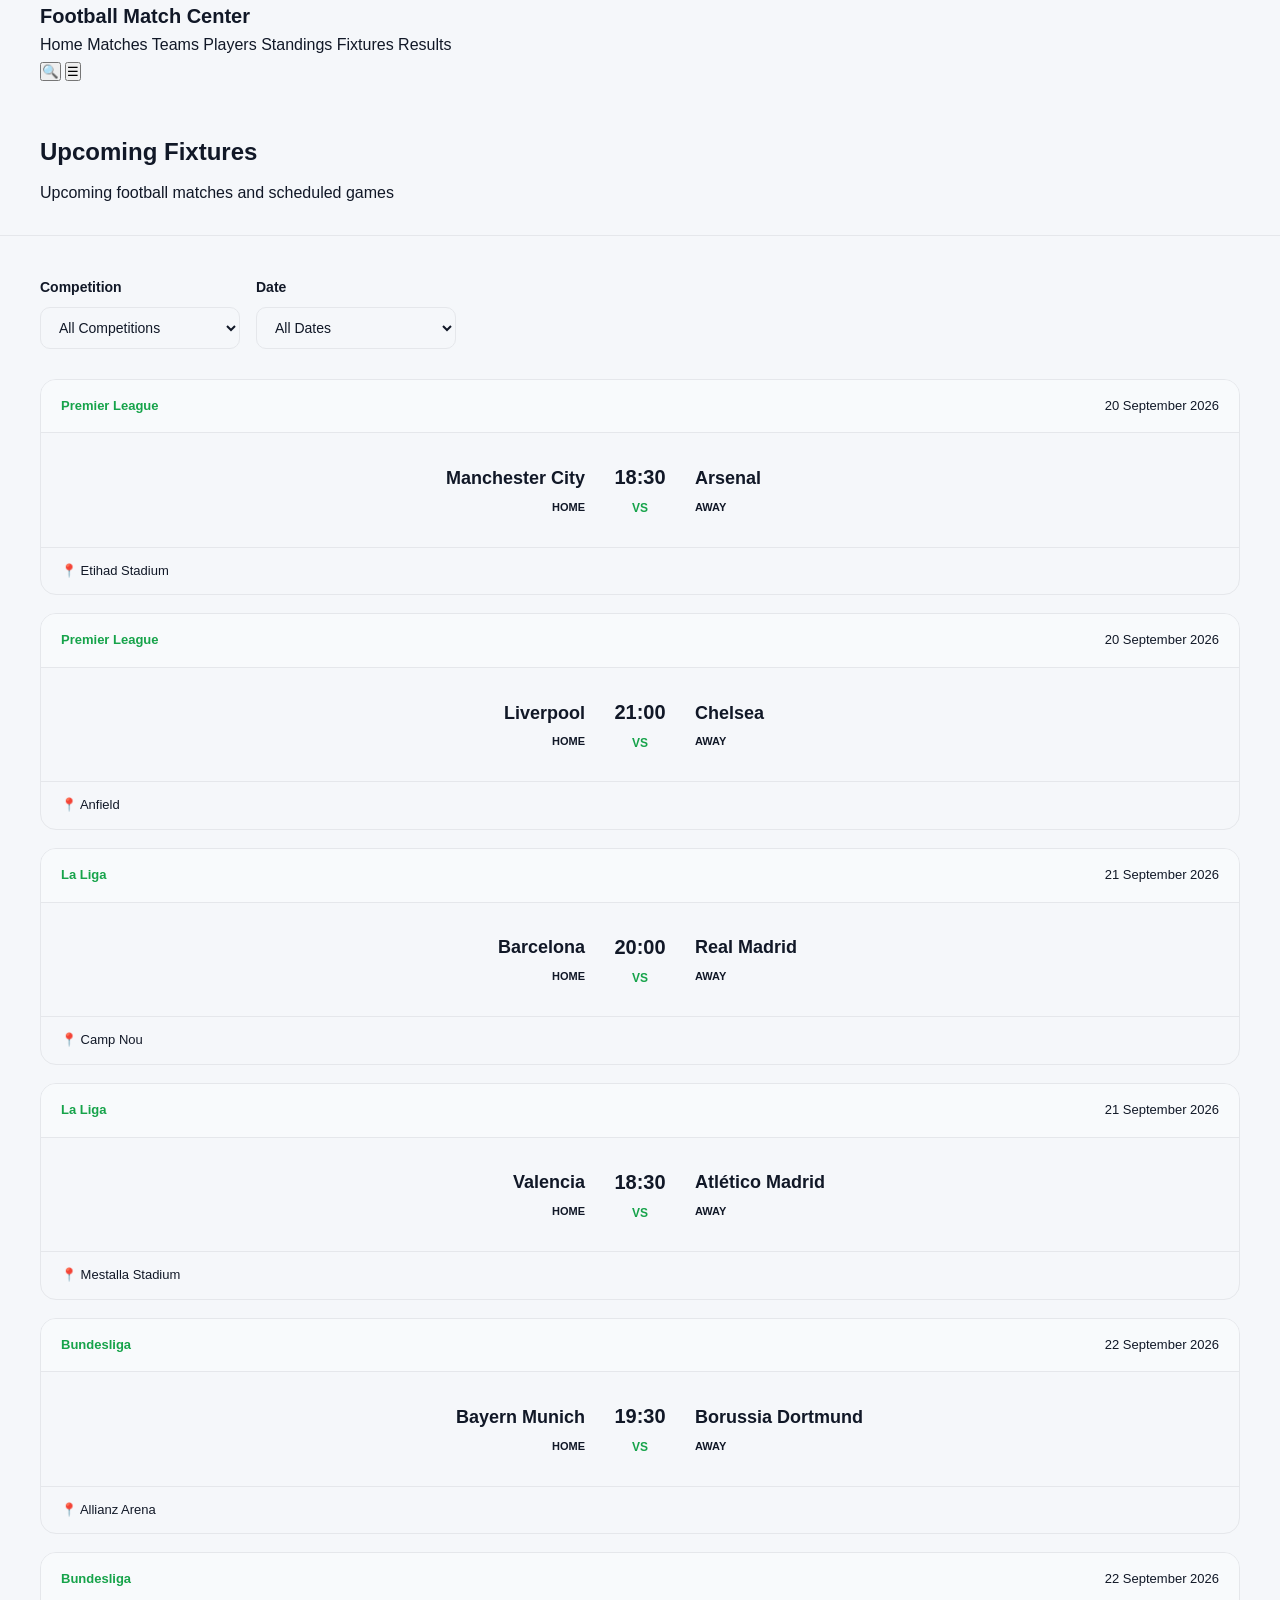
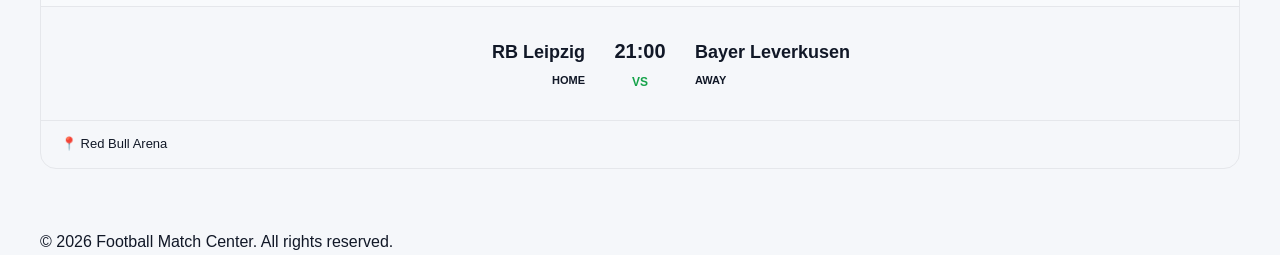
<file: frontend/pages/fixtures.html>
<!DOCTYPE html>
<html lang="en">

<head>

    <meta charset="UTF-8">

    <meta
        name="viewport"
        content="width=device-width, initial-scale=1.0"
    >

    <title>Fixtures | Football Match Center</title>

    <link
        rel="stylesheet"
        href="../css/variables.css"
    >

    <link
        rel="stylesheet"
        href="../css/main.css"
    >

    <link
        rel="stylesheet"
        href="../css/responsive.css"
    >

</head>


<body>

    <!-- =========================
         NAVBAR
    ========================== -->

    <header class="navbar">

        <div class="container navbar-content">

            <a
                href="../index.html"
                class="logo"
            >
                Football Match Center
            </a>


            <nav class="nav-links">

                <a href="../index.html">
                    Home
                </a>

                <a href="match-details.html">
                    Matches
                </a>

                <a href="teams.html">
                    Teams
                </a>

                <a href="players.html">
                    Players
                </a>

                <a href="standings.html">
                    Standings
                </a>

                <a
                    href="fixtures.html"
                    class="active"
                >
                    Fixtures
                </a>

                <a href="#">
                    Results
                </a>

            </nav>


            <div class="nav-actions">

                <button
                    class="icon-button"
                    id="searchButton"
                >
                    🔍
                </button>

                <button
                    class="mobile-menu-button"
                    id="mobileMenuButton"
                >
                    ☰
                </button>

            </div>

        </div>


        <!-- Search -->

        <div
            class="search-box"
            id="searchBox"
        >

            <input
                type="text"
                id="searchInput"
                placeholder="Search teams, players..."
            >

        </div>

    </header>


    <!-- =========================
         PAGE HEADER
    ========================== -->

    <section class="page-header">

        <div class="container">

            <h1>
                Upcoming Fixtures
            </h1>

            <p>
                Upcoming football matches and scheduled games
            </p>

        </div>

    </section>


    <!-- =========================
         FIXTURES SECTION
    ========================== -->

    <main>

        <section class="fixtures-section">

            <div class="container">


                <!-- Filters -->

                <div class="fixtures-filters">

                    <div class="fixture-filter-group">

                        <label for="competitionFilter">
                            Competition
                        </label>

                        <select id="competitionFilter">

                            <option value="all">
                                All Competitions
                            </option>

                            <option value="Premier League">
                                Premier League
                            </option>

                            <option value="La Liga">
                                La Liga
                            </option>

                            <option value="Bundesliga">
                                Bundesliga
                            </option>

                        </select>

                    </div>


                    <div class="fixture-filter-group">

                        <label for="dateFilter">
                            Date
                        </label>

                        <select id="dateFilter">

                            <option value="all">
                                All Dates
                            </option>

                            <option value="2026-09-20">
                                20 September
                            </option>

                            <option value="2026-09-21">
                                21 September
                            </option>

                            <option value="2026-09-22">
                                22 September
                            </option>

                        </select>

                    </div>

                </div>


                <!-- Fixtures Container -->

                <div
                    class="fixtures-list"
                    id="fixturesList"
                >

                    <!--
                        Fixtures will be rendered
                        using JavaScript
                    -->

                </div>

            </div>

        </section>

    </main>


    <!-- =========================
         FOOTER
    ========================== -->

    <footer class="footer">

        <div class="container">

            <p>
                © 2026 Football Match Center.
                All rights reserved.
            </p>

        </div>

    </footer>


    <!-- =========================
         JAVASCRIPT
    ========================== -->

    <script src="../js/main.js"></script>

    <script src="../js/fixtures.js"></script>

</body>

</html>
</file>
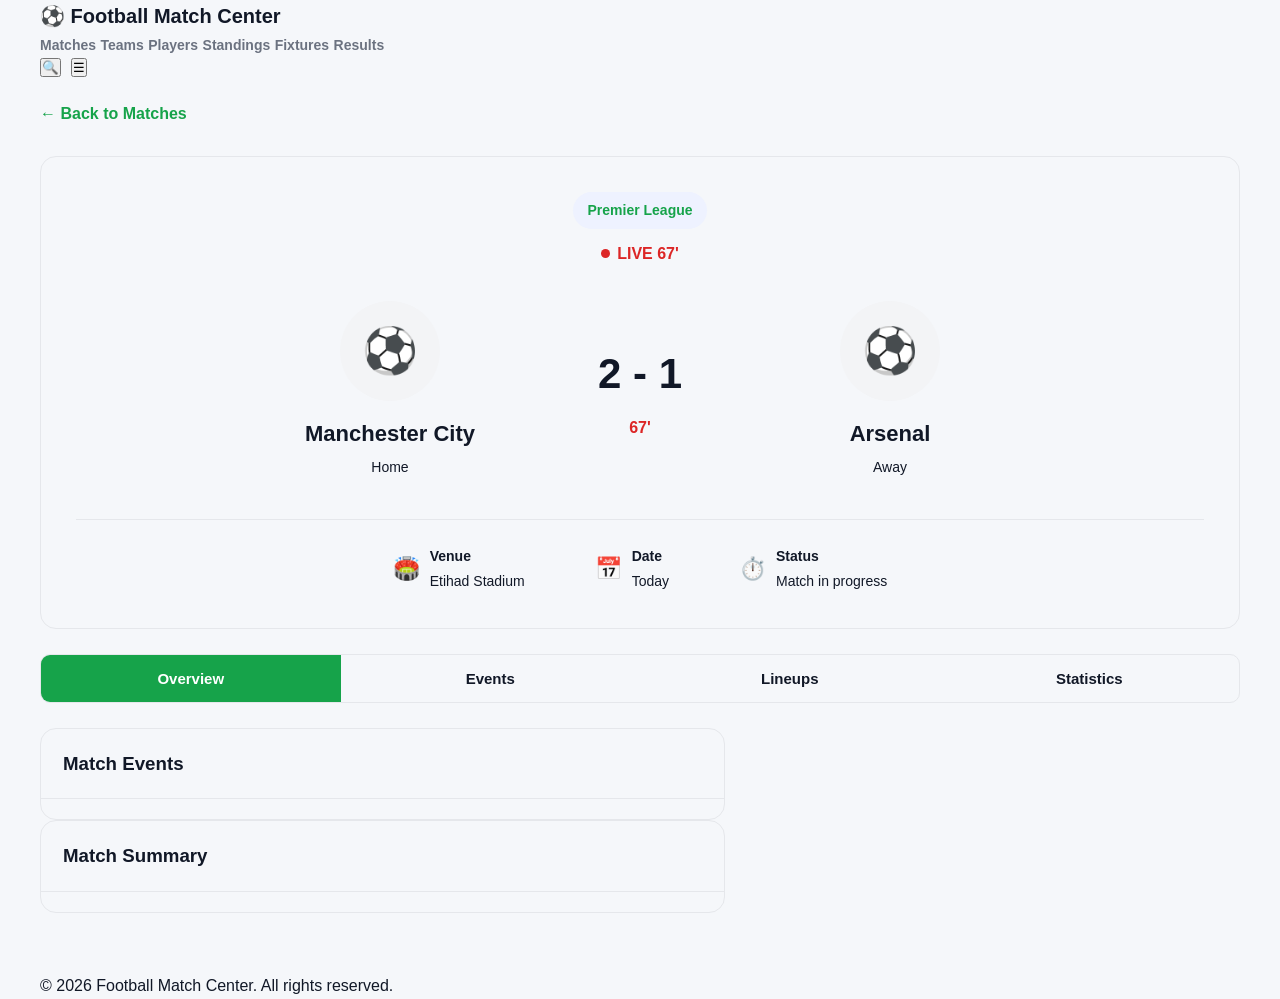
<file: frontend/pages/match-details.html>
<!DOCTYPE html>
<html lang="en">
<head>
    <meta charset="UTF-8">
    <meta name="viewport" content="width=device-width, initial-scale=1.0">

    <title>Match Details | Football Match Center</title>

    <link rel="stylesheet" href="../css/variables.css">
    <link rel="stylesheet" href="../css/main.css">
    <link rel="stylesheet" href="../css/responsive.css">
</head>

<body>

    <!-- ================= HEADER ================= -->

    <header class="navbar">

        <div class="container navbar-content">

            <a href="../index.html" class="logo">
                ⚽ Football Match Center
            </a>

            <a href="matches.html" class="nav-link">Matches</a>
<a href="teams.html" class="nav-link">Teams</a>
<a href="players.html" class="nav-link">Players</a>
<a href="standings.html" class="nav-link">Standings</a>
<a href="fixtures.html" class="nav-link">Fixtures</a>
<a href="results.html" class="nav-link">Results</a>

            <div class="header-actions">
                <button class="icon-button" id="searchButton">
                    🔍
                </button>

                <button class="mobile-menu-button" id="mobileMenuButton">
                    ☰
                </button>
            </div>

        </div>

    </header>


    <!-- ================= MATCH DETAILS ================= -->

    <main>

        <!-- Breadcrumb -->

        <section class="breadcrumb-section">

            <div class="container">

                <a href="matches.html">← Back to Matches</a>

            </div>

        </section>


        <!-- Match Header -->

        <section class="match-details-section">

            <div class="container">

                <div class="match-details-card">

                    <!-- Competition -->

                    <div class="match-competition">
                        <span>Premier League</span>
                    </div>


                    <!-- Status -->

                    <div class="match-status">
                        <span class="live-dot"></span>
                        LIVE 67'
                    </div>


                    <!-- Teams and Score -->

                    <div class="match-teams-large">

                        <!-- Home Team -->

                        <div class="large-team">

                            <div class="large-team-logo">
                                ⚽
                            </div>

                            <h2>Manchester City</h2>

                            <p>Home</p>

                        </div>


                        <!-- Score -->

                        <div class="large-score">

                            <div class="score-number">
                                2 - 1
                            </div>

                            <span>67'</span>

                        </div>


                        <!-- Away Team -->

                        <div class="large-team">

                            <div class="large-team-logo">
                                ⚽
                            </div>

                            <h2>Arsenal</h2>

                            <p>Away</p>

                        </div>

                    </div>


                    <!-- Match Information -->

                    <div class="match-information">

                        <div>
                            <span>🏟️</span>
                            <p>
                                <strong>Venue</strong>
                                Etihad Stadium
                            </p>
                        </div>

                        <div>
                            <span>📅</span>
                            <p>
                                <strong>Date</strong>
                                Today
                            </p>
                        </div>

                        <div>
                            <span>⏱️</span>
                            <p>
                                <strong>Status</strong>
                                Match in progress
                            </p>
                        </div>

                    </div>

                </div>


                <!-- ================= MATCH TABS ================= -->

                <div class="match-tabs">

                    <button class="match-tab active">
                        Overview
                    </button>

                    <button class="match-tab">
                        Events
                    </button>

                    <button class="match-tab">
                        Lineups
                    </button>

                    <button class="match-tab">
                        Statistics
                    </button>

                </div>


                <!-- ================= MATCH CONTENT ================= -->

               <div class="match-content-grid">

    <!-- OVERVIEW -->
    <div class="tab-content active" id="overviewContent">

        <div class="details-panel">
            <div class="panel-header">
                <h3>Match Events</h3>
            </div>

            <div class="events-timeline">
                <!-- Events will be added by JavaScript -->
            </div>
        </div>

        <div class="details-panel">
            <div class="panel-header">
                <h3>Match Summary</h3>
            </div>

            <div class="summary-list">
                <!-- Summary will be added by JavaScript -->
            </div>
        </div>

    </div>


    <!-- EVENTS -->
    <div class="tab-content" id="eventsContent">

        <div class="details-panel">
            <div class="panel-header">
                <h3>Match Events</h3>
            </div>

            <div class="events-timeline events-timeline-full">
                <!-- Events will be added by JavaScript -->
            </div>
        </div>

    </div>


    <!-- LINEUPS -->
    <div class="tab-content" id="lineupsContent">

        <div class="details-panel">
            <div class="panel-header">
                <h3>Starting Lineups</h3>
            </div>

            <div class="lineups-container">

                <div class="lineup-team">
                    <h4 id="homeLineupTitle">Home Team</h4>

                    <div id="homePlayers">
                        <!-- Players will be added by JavaScript -->
                    </div>
                </div>


                <div class="lineup-team">
                    <h4 id="awayLineupTitle">Away Team</h4>

                    <div id="awayPlayers">
                        <!-- Players will be added by JavaScript -->
                    </div>
                </div>

            </div>
        </div>

    </div>


    <!-- STATISTICS -->
    <div class="tab-content" id="statisticsContent">

        <div class="details-panel">
            <div class="panel-header">
                <h3>Match Statistics</h3>
            </div>

            <div class="summary-list statistics-list">
                <!-- Statistics will be added by JavaScript -->
            </div>
        </div>

    </div>

</div>

        </section>

    </main>


    <!-- ================= FOOTER ================= -->

    <footer class="footer">

        <div class="container">

            <p>
                © 2026 Football Match Center. All rights reserved.
            </p>

        </div>

    </footer>

<script src="../js/match-details.js"></script>
</body>
</html>
</file>
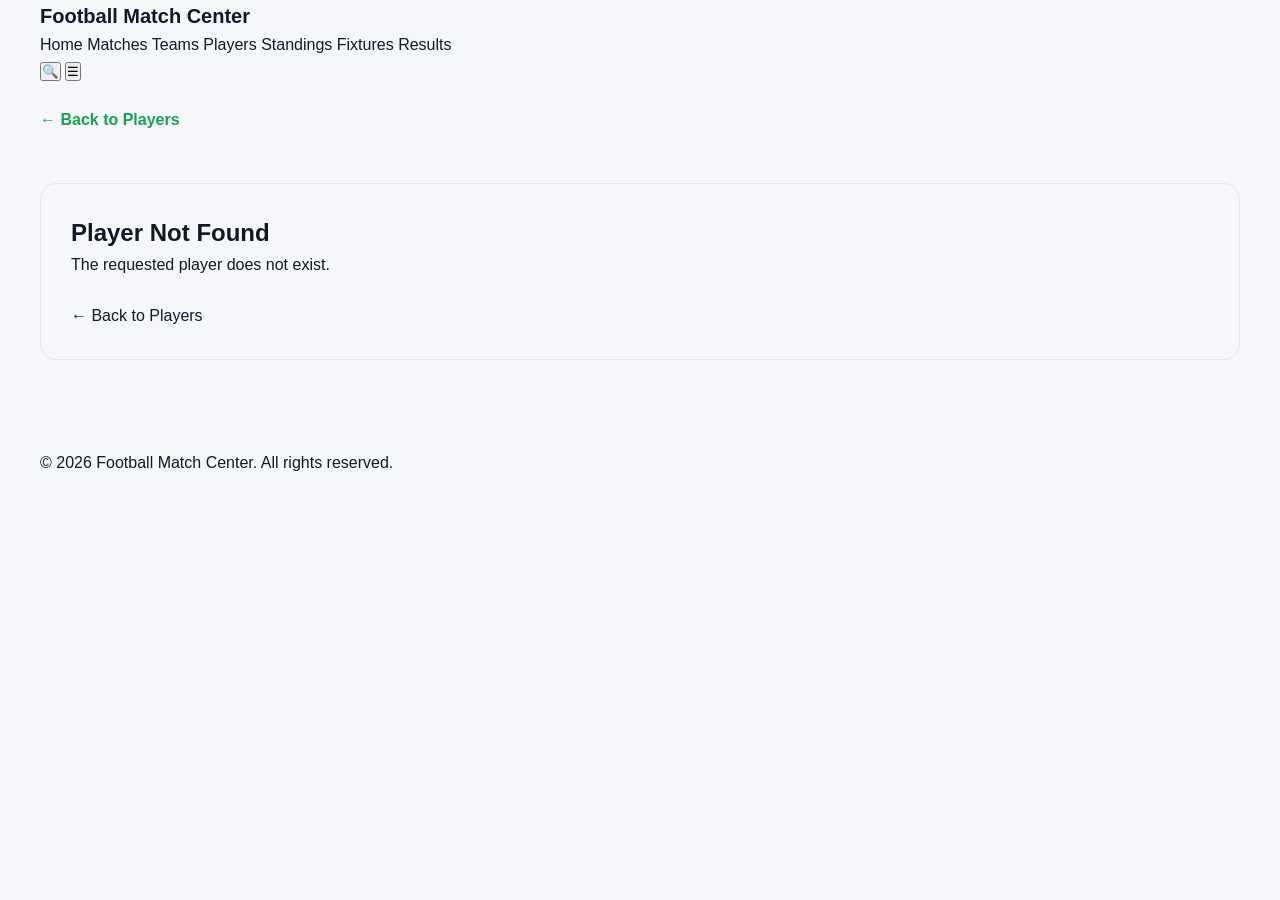
<file: frontend/pages/player-details.html>
<!DOCTYPE html>
<html lang="en">

<head>
    <meta charset="UTF-8">
    <meta name="viewport" content="width=device-width, initial-scale=1.0">

    <title>Player Details | Football Match Center</title>

    <link rel="stylesheet" href="../css/variables.css">
    <link rel="stylesheet" href="../css/main.css">
    <link rel="stylesheet" href="../css/responsive.css">
</head>

<body>

    <!-- =========================
         NAVBAR
    ========================== -->

    <header class="navbar">

        <div class="container navbar-content">

            <a href="../index.html" class="logo">
                Football Match Center
            </a>

            <nav class="nav-links">

                <a href="../index.html">Home</a>

                <a href="match-details.html">Matches</a>

                <a href="teams.html">Teams</a>

                <a href="players.html" class="active">Players</a>

                <a href="#">Standings</a>

                <a href="#">Fixtures</a>

                <a href="#">Results</a>

            </nav>

            <div class="nav-actions">

                <button class="icon-button" id="searchButton">
                    🔍
                </button>

                <button class="mobile-menu-button" id="mobileMenuButton">
                    ☰
                </button>

            </div>

        </div>

        <!-- Search -->

        <div class="search-box" id="searchBox">

            <input
                type="text"
                id="searchInput"
                placeholder="Search teams, players..."
            >

        </div>

    </header>


    <!-- =========================
         BREADCRUMB
    ========================== -->

    <section class="breadcrumb-section">

        <div class="container">

            <a href="players.html">
                ← Back to Players
            </a>

        </div>

    </section>


    <!-- =========================
         PLAYER DETAILS
    ========================== -->

    <main>

        <section class="player-details-section">

            <div class="container">

                <!-- Player Header -->

                <div class="player-details-card">

                    <div
                        class="player-details-avatar"
                        id="playerAvatar"
                    >
                        --
                    </div>

                    <div class="player-details-info">

                        <span
                            class="player-details-position"
                            id="playerPosition"
                        >
                            Position
                        </span>

                        <h1 id="playerName">
                            Player Name
                        </h1>

                        <p id="playerTeam">
                            Team
                        </p>

                        <p id="playerCountry">
                            Country
                        </p>

                    </div>

                </div>


                <!-- Player Tabs -->

                <div class="player-tabs">

                    <button
                        class="player-tab active"
                        data-tab="overview"
                    >
                        Overview
                    </button>

                    <button
                        class="player-tab"
                        data-tab="matches"
                    >
                        Matches
                    </button>

                    <button
                        class="player-tab"
                        data-tab="statistics"
                    >
                        Statistics
                    </button>

                </div>


                <!-- =========================
                     OVERVIEW
                ========================== -->

                <div
                    class="player-tab-content active"
                    id="overviewTab"
                >

                    <div class="player-content-grid">

                        <div class="details-panel">

                            <div class="panel-header">

                                <h3>
                                    Player Information
                                </h3>

                            </div>

                            <div
                                class="player-info-list"
                                id="playerInfo"
                            >
                                <!-- Filled by JavaScript -->
                            </div>

                        </div>


                        <div class="details-panel">

                            <div class="panel-header">

                                <h3>
                                    Season Statistics
                                </h3>

                            </div>

                            <div
                                class="player-stats-grid"
                                id="playerOverviewStats"
                            >
                                <!-- Filled by JavaScript -->
                            </div>

                        </div>

                    </div>

                </div>


                <!-- =========================
                     MATCHES
                ========================== -->

                <div
                    class="player-tab-content"
                    id="matchesTab"
                >

                    <div class="details-panel">

                        <div class="panel-header">

                            <h3>
                                Recent Matches
                            </h3>

                        </div>

                        <div id="playerMatches">
                            <!-- Filled by JavaScript -->
                        </div>

                    </div>

                </div>


                <!-- =========================
                     STATISTICS
                ========================== -->

                <div
                    class="player-tab-content"
                    id="statisticsTab"
                >

                    <div class="details-panel">

                        <div class="panel-header">

                            <h3>
                                Player Statistics
                            </h3>

                        </div>

                        <div
                            class="player-statistics-list"
                            id="playerStatistics"
                        >
                            <!-- Filled by JavaScript -->
                        </div>

                    </div>

                </div>

            </div>

        </section>

    </main>


    <!-- =========================
         FOOTER
    ========================== -->

    <footer class="footer">

        <div class="container">

            <p>
                © 2026 Football Match Center.
                All rights reserved.
            </p>

        </div>

    </footer>


    <!-- =========================
         JAVASCRIPT
    ========================== -->

    <script src="../js/main.js"></script>

    <script src="../js/player-details.js"></script>

</body>

</html>
</file>
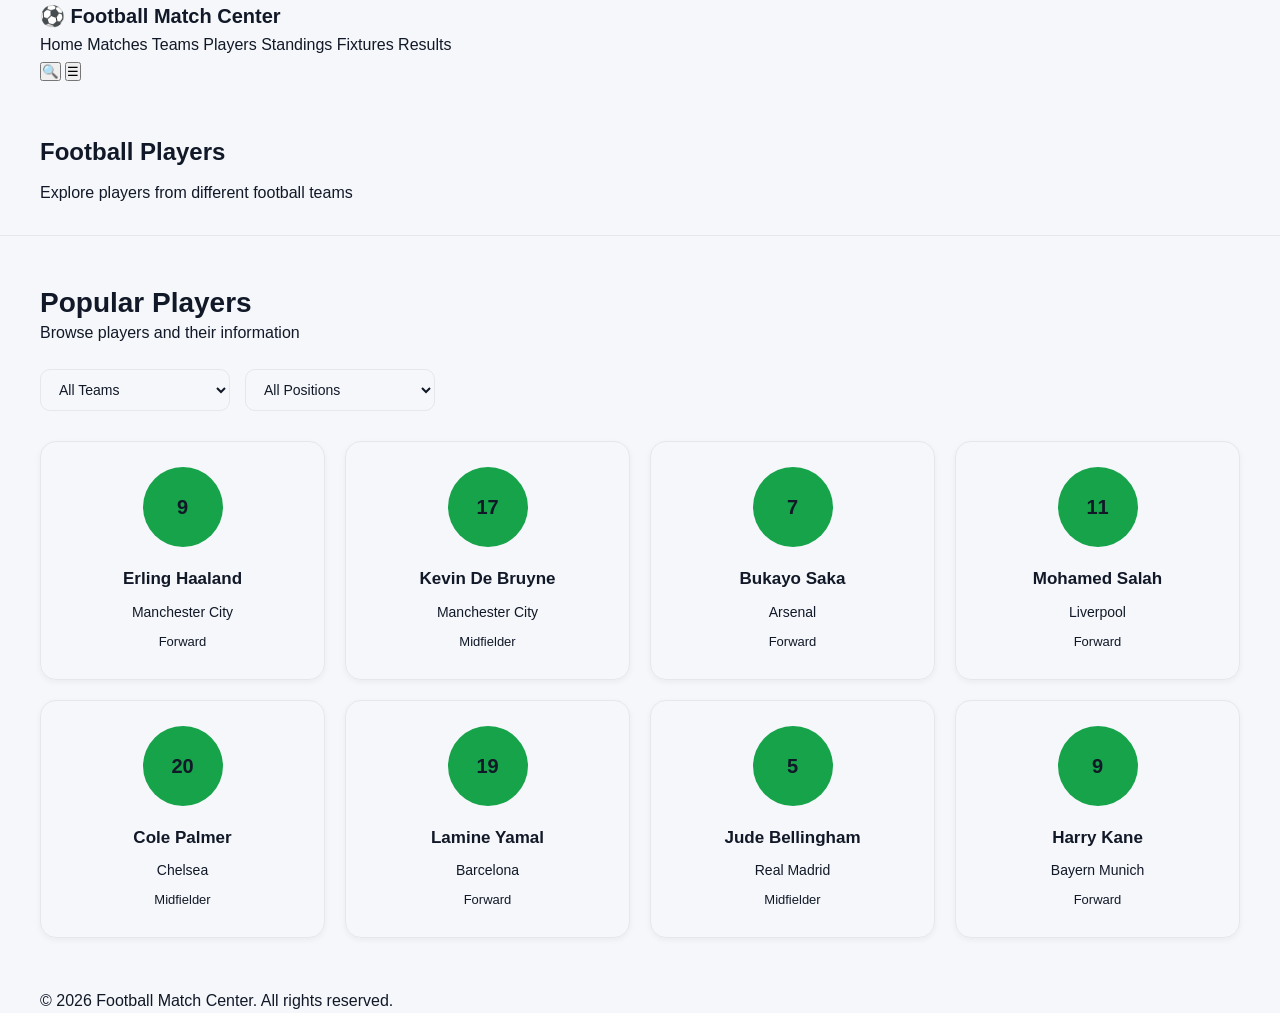
<file: frontend/pages/players.html>
<!DOCTYPE html>
<html lang="en">

<head>

    <meta charset="UTF-8">

    <meta name="viewport"
          content="width=device-width, initial-scale=1.0">

    <title>Players - Football Match Center</title>

    <link rel="stylesheet" href="../css/variables.css">
    <link rel="stylesheet" href="../css/main.css">
    <link rel="stylesheet" href="../css/responsive.css">

</head>

<body>

    <!-- ================================
         NAVBAR
    ================================= -->

    <header class="navbar">

        <div class="container navbar-content">

            <a href="../index.html" class="logo">
                ⚽ Football Match Center
            </a>

            <nav class="nav-links">

                <a href="../index.html">
                    Home
                </a>

                <a href="matches.html">
                    Matches
                </a>

                <a href="teams.html">
                    Teams
                </a>

                <a href="players.html" class="active">
                    Players
                </a>

                <a href="standings.html">
                    Standings
                </a>

                <a href="fixtures.html">
                    Fixtures
                </a>

                <a href="results.html">
                    Results
                </a>

            </nav>

            <div class="nav-actions">

                <button class="icon-button"
                        id="searchButton">
                    🔍
                </button>

                <button class="mobile-menu-button"
                        id="mobileMenuButton">
                    ☰
                </button>

            </div>

        </div>


        <!-- SEARCH -->

        <div class="search-box"
             id="searchBox">

            <input
                type="text"
                id="searchInput"
                placeholder="Search teams, players..."
            >

        </div>

    </header>


    <!-- ================================
         PAGE HEADER
    ================================= -->

    <section class="page-header">

        <div class="container">

            <h1>
                Football Players
            </h1>

            <p>
                Explore players from different football teams
            </p>

        </div>

    </section>


    <!-- ================================
         PLAYERS SECTION
    ================================= -->

    <section class="players-section">

        <div class="container">

            <div class="section-header">

                <div>

                    <h2>
                        Popular Players
                    </h2>

                    <p>
                        Browse players and their information
                    </p>

                </div>

            </div>


            <!-- FILTER AREA -->

            <div class="players-filters">

                <select id="teamFilter">

                    <option value="all">
                        All Teams
                    </option>

                    <option value="Manchester City">
                        Manchester City
                    </option>

                    <option value="Arsenal">
                        Arsenal
                    </option>

                    <option value="Liverpool">
                        Liverpool
                    </option>

                    <option value="Chelsea">
                        Chelsea
                    </option>

                    <option value="Barcelona">
                        Barcelona
                    </option>

                    <option value="Real Madrid">
                        Real Madrid
                    </option>

                    <option value="Bayern Munich">
                        Bayern Munich
                    </option>

                    <option value="Borussia Dortmund">
                        Borussia Dortmund
                    </option>

                </select>


                <select id="positionFilter">

                    <option value="all">
                        All Positions
                    </option>

                    <option value="Goalkeeper">
                        Goalkeeper
                    </option>

                    <option value="Defender">
                        Defender
                    </option>

                    <option value="Midfielder">
                        Midfielder
                    </option>

                    <option value="Forward">
                        Forward
                    </option>

                </select>

            </div>


            <!-- PLAYERS GRID -->

            <div class="players-grid"
                 id="playersGrid">

                <!-- Players will be rendered by JavaScript -->

            </div>

        </div>

    </section>


    <!-- ================================
         FOOTER
    ================================= -->

    <footer class="footer">

        <div class="container">

            <p>
                © 2026 Football Match Center.
                All rights reserved.
            </p>

        </div>

    </footer>


    <!-- ================================
         JAVASCRIPT
    ================================= -->

    <script src="../js/main.js"></script>
    <script src="../js/players.js"></script>

</body>

</html>
</file>
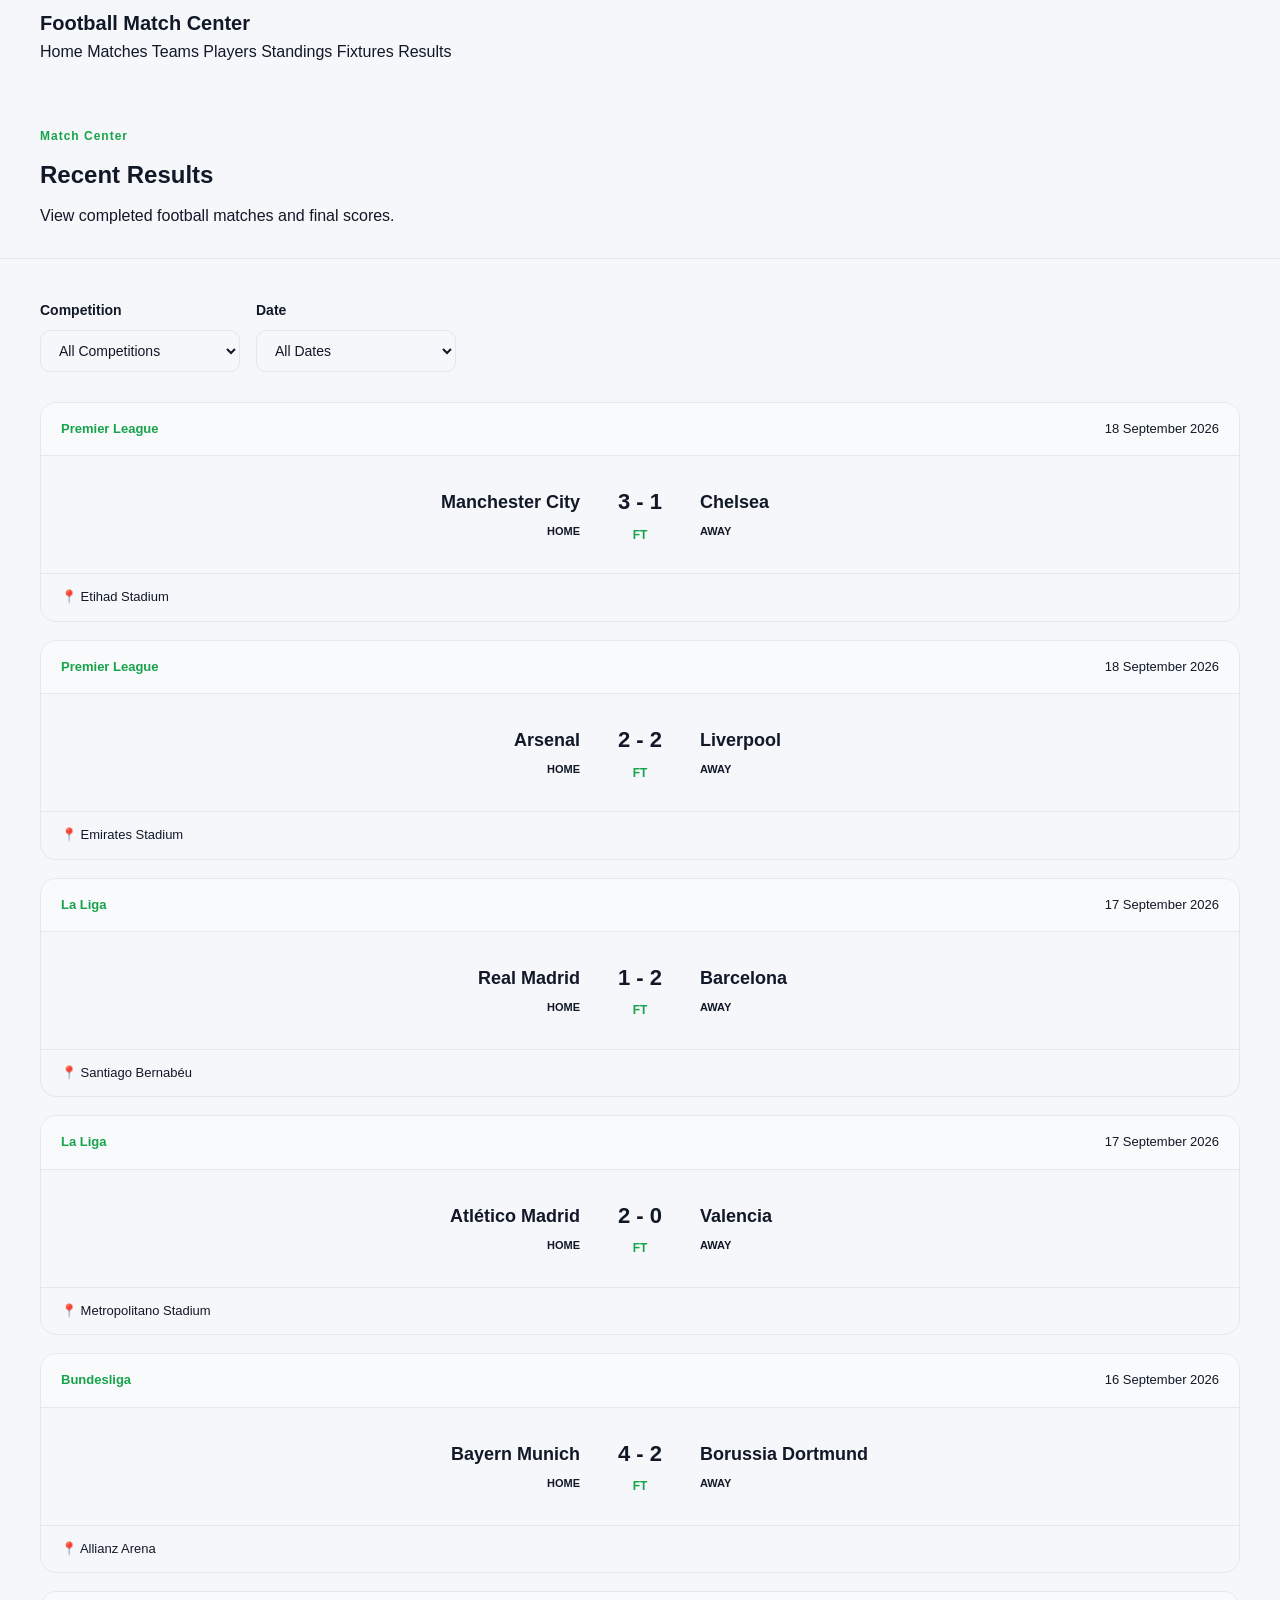
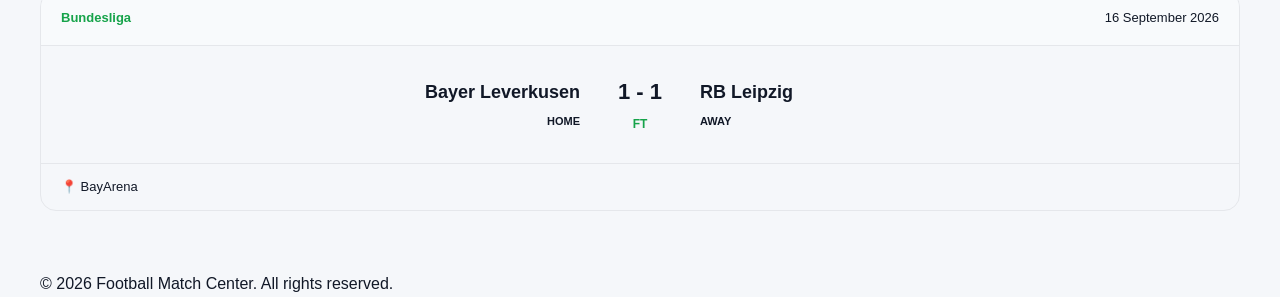
<file: frontend/pages/results.html>
<!DOCTYPE html>
<html lang="en">

<head>
    <meta charset="UTF-8">
    <meta name="viewport" content="width=device-width, initial-scale=1.0">

    <title>Results | Football Match Center</title>

    <link rel="stylesheet" href="../css/variables.css">
    <link rel="stylesheet" href="../css/main.css">
    <link rel="stylesheet" href="../css/responsive.css">
</head>

<body>

    <!-- =========================
         NAVBAR
    ========================== -->

    <header class="navbar">

        <div class="container navbar-container">

            <a href="../index.html" class="logo">
                Football Match Center
            </a>

            <nav class="nav-links">

                <a href="../index.html">Home</a>

                <a href="match-details.html">Matches</a>

                <a href="teams.html">Teams</a>

                <a href="players.html">Players</a>

                <a href="standings.html">Standings</a>

                <a href="fixtures.html">Fixtures</a>

                <a href="results.html" class="active">
                    Results
                </a>

            </nav>

        </div>

    </header>


    <!-- =========================
         PAGE HEADER
    ========================== -->

    <main>

        <section class="page-header">

            <div class="container">

                <span class="section-label">
                    Match Center
                </span>

                <h1>
                    Recent Results
                </h1>

                <p>
                    View completed football matches and final scores.
                </p>

            </div>

        </section>


        <!-- =========================
             RESULTS SECTION
        ========================== -->

        <section class="results-section">

            <div class="container">

                <!-- Filters -->

                <div class="results-filters">

                    <div class="result-filter-group">

                        <label for="competitionFilter">
                            Competition
                        </label>

                        <select id="competitionFilter">

                            <option value="all">
                                All Competitions
                            </option>

                            <option value="Premier League">
                                Premier League
                            </option>

                            <option value="La Liga">
                                La Liga
                            </option>

                            <option value="Bundesliga">
                                Bundesliga
                            </option>

                        </select>

                    </div>


                    <div class="result-filter-group">

                        <label for="dateFilter">
                            Date
                        </label>

                        <select id="dateFilter">

                            <option value="all">
                                All Dates
                            </option>

                            <option value="2026-09-18">
                                18 September
                            </option>

                            <option value="2026-09-17">
                                17 September
                            </option>

                            <option value="2026-09-16">
                                16 September
                            </option>

                        </select>

                    </div>

                </div>


                <!-- Results -->

                <div
                    class="results-list"
                    id="resultsList"
                ></div>

            </div>

        </section>

    </main>


    <!-- =========================
         FOOTER
    ========================== -->

    <footer class="footer">

        <div class="container">

            <p>
                © 2026 Football Match Center.
                All rights reserved.
            </p>

        </div>

    </footer>


    <script src="../js/main.js"></script>
    <script src="../js/results.js"></script>

</body>

</html>
</file>
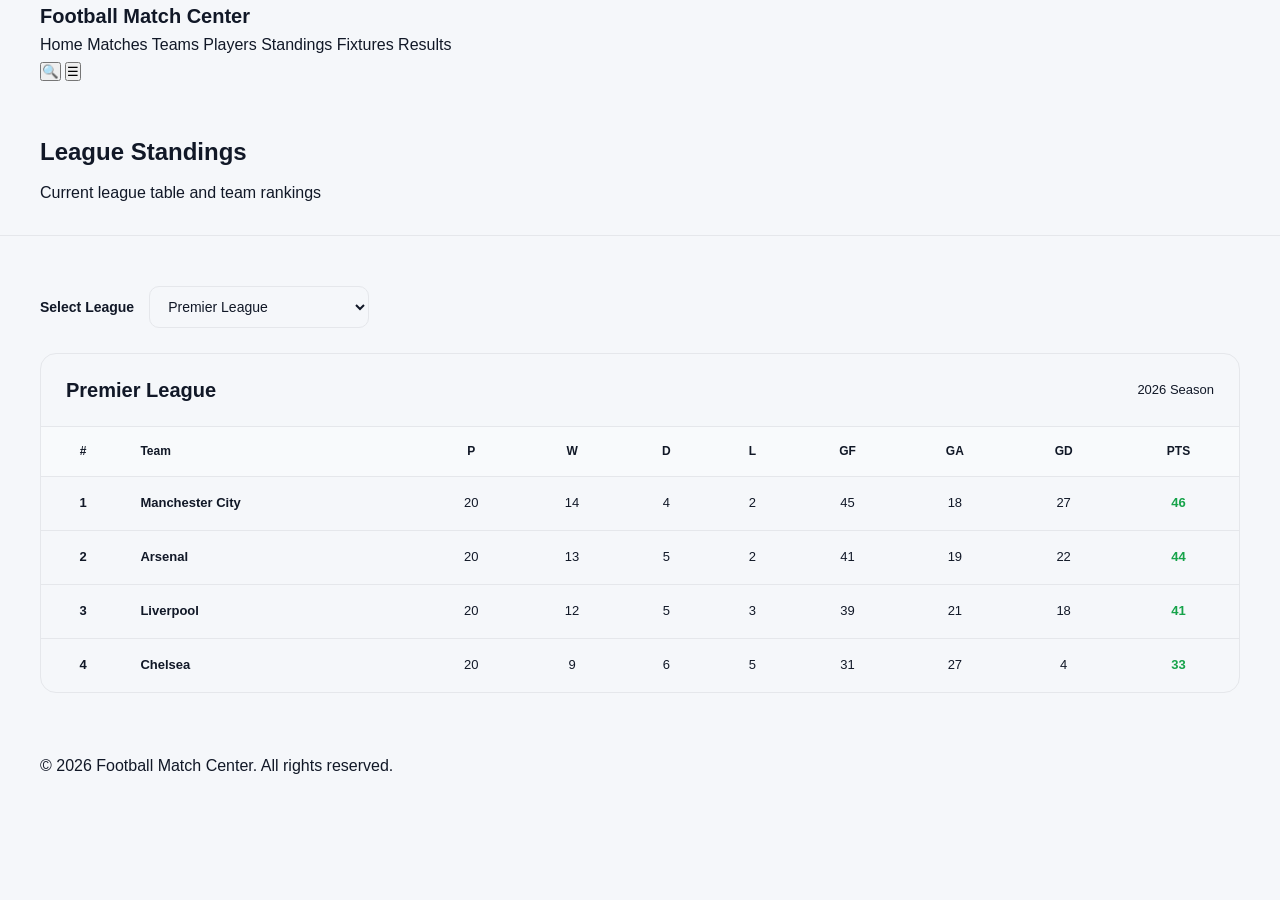
<file: frontend/pages/standings.html>
<!DOCTYPE html>
<html lang="en">

<head>

    <meta charset="UTF-8">

    <meta
        name="viewport"
        content="width=device-width, initial-scale=1.0"
    >

    <title>Standings | Football Match Center</title>

    <link
        rel="stylesheet"
        href="../css/variables.css"
    >

    <link
        rel="stylesheet"
        href="../css/main.css"
    >

    <link
        rel="stylesheet"
        href="../css/responsive.css"
    >

</head>


<body>

    <!-- =========================
         NAVBAR
    ========================== -->

    <header class="navbar">

        <div class="container navbar-content">

            <a
                href="../index.html"
                class="logo"
            >
                Football Match Center
            </a>


            <nav class="nav-links">

                <a href="../index.html">
                    Home
                </a>

                <a href="match-details.html">
                    Matches
                </a>

                <a href="teams.html">
                    Teams
                </a>

                <a href="players.html">
                    Players
                </a>

                <a
                    href="standings.html"
                    class="active"
                >
                    Standings
                </a>

                <a href="#">
                    Fixtures
                </a>

                <a href="#">
                    Results
                </a>

            </nav>


            <div class="nav-actions">

                <button
                    class="icon-button"
                    id="searchButton"
                >
                    🔍
                </button>

                <button
                    class="mobile-menu-button"
                    id="mobileMenuButton"
                >
                    ☰
                </button>

            </div>

        </div>


        <!-- Search -->

        <div
            class="search-box"
            id="searchBox"
        >

            <input
                type="text"
                id="searchInput"
                placeholder="Search teams, players..."
            >

        </div>

    </header>


    <!-- =========================
         PAGE HEADER
    ========================== -->

    <section class="page-header">

        <div class="container">

            <h1>
                League Standings
            </h1>

            <p>
                Current league table and team rankings
            </p>

        </div>

    </section>


    <!-- =========================
         STANDINGS SECTION
    ========================== -->

    <main>

        <section class="standings-page-section">

            <div class="container">


                <!-- League Filter -->

                <div class="standings-controls">

                    <label for="leagueFilter">
                        Select League
                    </label>

                    <select id="leagueFilter">

                        <option value="Premier League">
                            Premier League
                        </option>

                        <option value="La Liga">
                            La Liga
                        </option>

                        <option value="Bundesliga">
                            Bundesliga
                        </option>

                    </select>

                </div>


                <!-- Standings Panel -->

                <div class="standings-panel">

                    <div class="panel-header">

                        <h2 id="leagueTitle">
                            Premier League
                        </h2>

                        <span>
                            2026 Season
                        </span>

                    </div>


                    <!-- Table -->

                    <div class="standings-table-wrapper">

                        <table class="standings-page-table">

                            <thead>

                                <tr>

                                    <th>
                                        #
                                    </th>

                                    <th>
                                        Team
                                    </th>

                                    <th>
                                        P
                                    </th>

                                    <th>
                                        W
                                    </th>

                                    <th>
                                        D
                                    </th>

                                    <th>
                                        L
                                    </th>

                                    <th>
                                        GF
                                    </th>

                                    <th>
                                        GA
                                    </th>

                                    <th>
                                        GD
                                    </th>

                                    <th>
                                        PTS
                                    </th>

                                </tr>

                            </thead>


                            <tbody id="standingsBody">

                                <!--
                                    Standings will be
                                    rendered by JavaScript
                                -->

                            </tbody>

                        </table>

                    </div>

                </div>

            </div>

        </section>

    </main>


    <!-- =========================
         FOOTER
    ========================== -->

    <footer class="footer">

        <div class="container">

            <p>
                © 2026 Football Match Center.
                All rights reserved.
            </p>

        </div>

    </footer>


    <!-- =========================
         JAVASCRIPT
    ========================== -->

    <script src="../js/main.js"></script>

    <script src="../js/standings.js"></script>

</body>

</html>
</file>
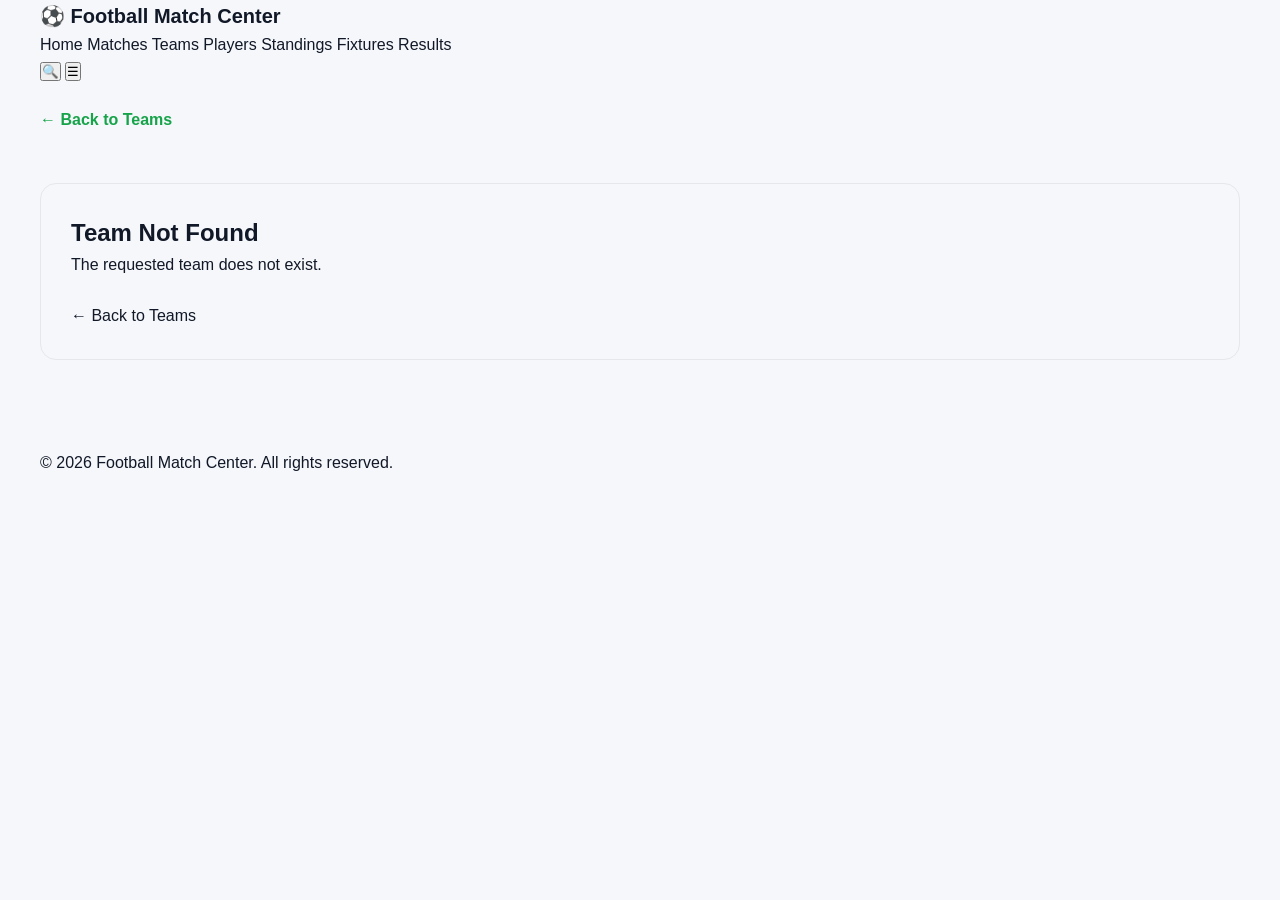
<file: frontend/pages/team-details.html>
<!DOCTYPE html>
<html lang="en">

<head>

    <meta charset="UTF-8">

    <meta name="viewport"
          content="width=device-width, initial-scale=1.0">

    <title>Team Details - Football Match Center</title>

    <link rel="stylesheet" href="../css/variables.css">
    <link rel="stylesheet" href="../css/main.css">
    <link rel="stylesheet" href="../css/responsive.css">

</head>

<body>

    <!-- ================================
         NAVBAR
    ================================= -->

    <header class="navbar">

        <div class="container navbar-content">

            <a href="../index.html" class="logo">
                ⚽ Football Match Center
            </a>

            <nav class="nav-links">

                <a href="../index.html">
                    Home
                </a>

                <a href="matches.html">
                    Matches
                </a>

                <a href="teams.html" class="active">
                    Teams
                </a>

                <a href="players.html">
                    Players
                </a>

                <a href="standings.html">
                    Standings
                </a>

                <a href="fixtures.html">
                    Fixtures
                </a>

                <a href="results.html">
                    Results
                </a>

            </nav>

            <div class="nav-actions">

                <button class="icon-button"
                        id="searchButton">
                    🔍
                </button>

                <button class="mobile-menu-button"
                        id="mobileMenuButton">
                    ☰
                </button>

            </div>

        </div>

        <!-- SEARCH -->

        <div class="search-box"
             id="searchBox">

            <input
                type="text"
                id="searchInput"
                placeholder="Search teams, players..."
            >

        </div>

    </header>


    <!-- ================================
         BACK BUTTON
    ================================= -->

    <section class="breadcrumb-section">

        <div class="container">

            <a href="teams.html">
                ← Back to Teams
            </a>

        </div>

    </section>


    <!-- ================================
         TEAM HEADER
    ================================= -->

    <section class="team-details-section">

        <div class="container">

            <div class="team-details-card">

                <div class="team-details-logo"
                     id="teamLogo">
                    MCI
                </div>

                <div class="team-details-info">

                    <span class="team-details-league"
                          id="teamLeague">
                        Premier League
                    </span>

                    <h1 id="teamName">
                        Manchester City
                    </h1>

                    <p id="teamCountry">
                        England
                    </p>

                </div>

            </div>


            <!-- ================================
                 TEAM TABS
            ================================= -->

            <div class="team-tabs">

                <button class="team-tab active"
                        data-tab="overview">
                    Overview
                </button>

                <button class="team-tab"
                        data-tab="squad">
                    Squad
                </button>

                <button class="team-tab"
                        data-tab="matches">
                    Matches
                </button>

                <button class="team-tab"
                        data-tab="statistics">
                    Statistics
                </button>

            </div>


            <!-- ================================
                 OVERVIEW
            ================================= -->

            <div class="team-tab-content active"
                 id="overviewTab">

                <div class="team-content-grid">

                    <div class="details-panel">

                        <div class="panel-header">

                            <h3>
                                Team Information
                            </h3>

                        </div>

                        <div class="team-info-list">

                            <div>
                                <span>Team</span>
                                <strong id="infoTeamName">
                                    Manchester City
                                </strong>
                            </div>

                            <div>
                                <span>League</span>
                                <strong id="infoLeague">
                                    Premier League
                                </strong>
                            </div>

                            <div>
                                <span>Country</span>
                                <strong id="infoCountry">
                                    England
                                </strong>
                            </div>

                            <div>
                                <span>Short Name</span>
                                <strong id="infoShortName">
                                    MCI
                                </strong>
                            </div>

                        </div>

                    </div>


                    <div class="details-panel">

                        <div class="panel-header">

                            <h3>
                                Recent Form
                            </h3>

                        </div>

                        <div class="team-form"
                             id="teamForm">

                            <span>W</span>
                            <span>W</span>
                            <span>D</span>
                            <span>W</span>
                            <span>L</span>

                        </div>

                    </div>

                </div>

            </div>


            <!-- ================================
                 SQUAD
            ================================= -->

            <div class="team-tab-content"
                 id="squadTab">

                <div class="details-panel">

                    <div class="panel-header">

                        <h3>
                            Squad
                        </h3>

                    </div>

                    <div class="squad-grid"
                         id="squadGrid">

                        <!-- Players will be rendered by JavaScript -->

                    </div>

                </div>

            </div>


            <!-- ================================
                 MATCHES
            ================================= -->

            <div class="team-tab-content"
                 id="matchesTab">

                <div class="details-panel">

                    <div class="panel-header">

                        <h3>
                            Recent Matches
                        </h3>

                    </div>

                    <div id="teamMatches">

                        <!-- Matches will be rendered by JavaScript -->

                    </div>

                </div>

            </div>


            <!-- ================================
                 STATISTICS
            ================================= -->

            <div class="team-tab-content"
                 id="statisticsTab">

                <div class="details-panel">

                    <div class="panel-header">

                        <h3>
                            Team Statistics
                        </h3>

                    </div>

                    <div class="team-info-list"
                         id="teamStatistics">

                        <!-- Statistics will be rendered by JavaScript -->

                    </div>

                </div>

            </div>

        </div>

    </section>


    <!-- ================================
         FOOTER
    ================================= -->

    <footer class="footer">

        <div class="container">

            <p>
                © 2026 Football Match Center.
                All rights reserved.
            </p>

        </div>

    </footer>


    <!-- ================================
         JAVASCRIPT
    ================================= -->

    <script src="../js/main.js"></script>
    <script src="../js/team-details.js"></script>

</body>

</html>
</file>
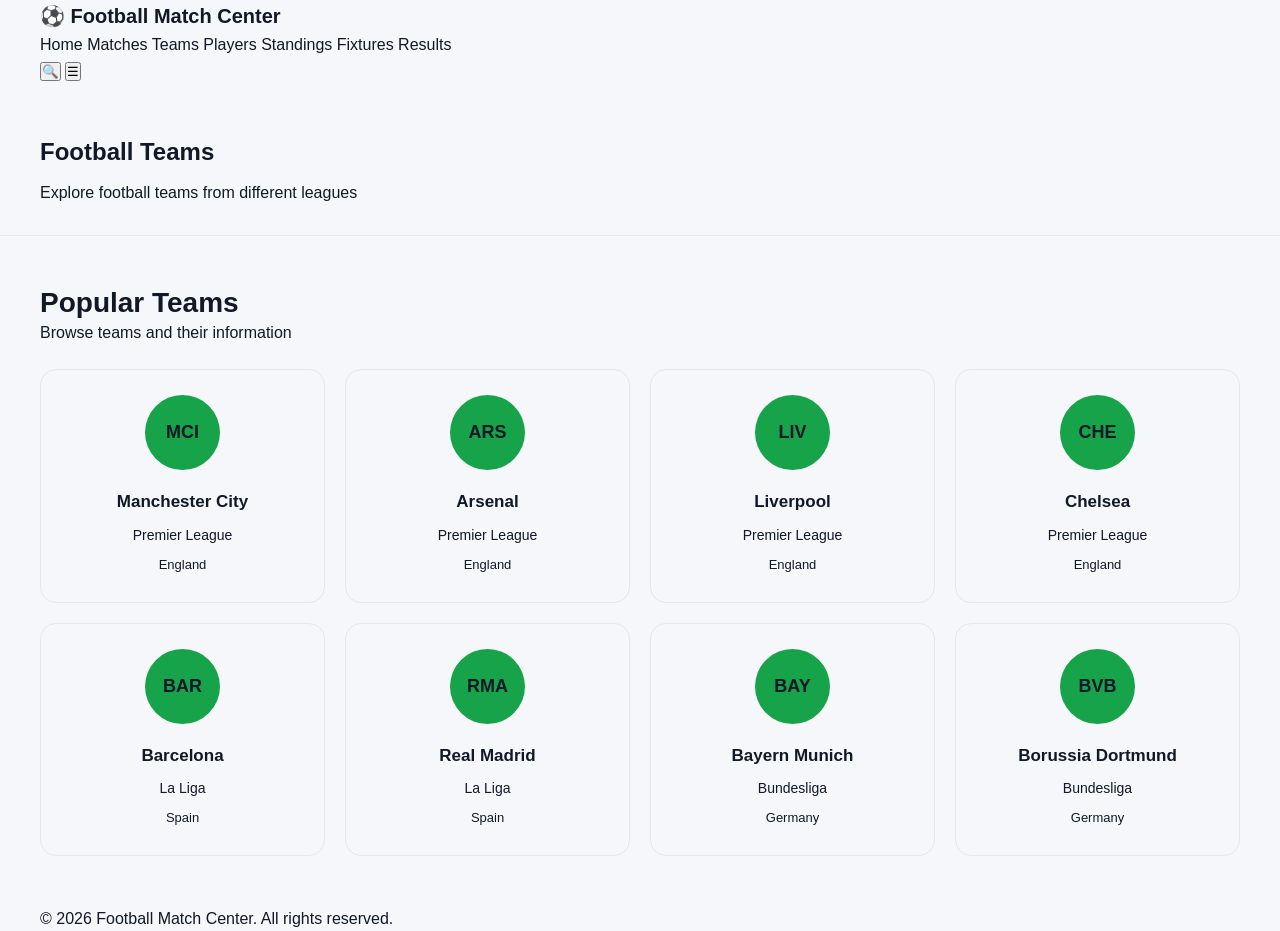
<file: frontend/pages/teams.html>
<!DOCTYPE html>
<html lang="en">

<head>

    <meta charset="UTF-8">

    <meta name="viewport"
          content="width=device-width, initial-scale=1.0">

    <title>Teams - Football Match Center</title>

    <!-- CSS -->
    <link rel="stylesheet" href="../css/variables.css">
    <link rel="stylesheet" href="../css/main.css">
    <link rel="stylesheet" href="../css/responsive.css">

</head>

<body>

    <!-- =========================================
         NAVBAR
    ========================================== -->

    <header class="navbar">

        <div class="container navbar-content">

            <!-- Logo -->

            <a href="../index.html" class="logo">
                ⚽ Football Match Center
            </a>


            <!-- Navigation -->

            <nav class="nav-links">

                <a href="../index.html">
                    Home
                </a>

                <a href="matches.html">
                    Matches
                </a>

                <a href="teams.html" class="active">
                    Teams
                </a>

                <a href="players.html">
                    Players
                </a>

                <a href="standings.html">
                    Standings
                </a>

                <a href="fixtures.html">
                    Fixtures
                </a>

                <a href="results.html">
                    Results
                </a>

            </nav>


            <!-- Search -->

            <div class="nav-actions">

                <button class="icon-button"
                        id="searchButton">
                    🔍
                </button>

                <button class="mobile-menu-button"
                        id="mobileMenuButton">
                    ☰
                </button>

            </div>

        </div>


        <!-- Search Box -->

        <div class="search-box"
             id="searchBox">

            <input
                type="text"
                id="searchInput"
                placeholder="Search teams, players..."
            >

        </div>

    </header>



    <!-- =========================================
         PAGE HEADER
    ========================================== -->

    <section class="page-header">

        <div class="container">

            <h1>Football Teams</h1>

            <p>
                Explore football teams from different leagues
            </p>

        </div>

    </section>



    <!-- =========================================
         TEAMS SECTION
    ========================================== -->

    <section class="teams-section">

        <div class="container">

            <div class="section-header">

                <div>

                    <h2>Popular Teams</h2>

                    <p>
                        Browse teams and their information
                    </p>

                </div>

            </div>


            <!-- Teams Grid -->

            <div class="teams-grid"
                 id="teamsGrid">

                <!-- Teams will be rendered by JavaScript -->

            </div>

        </div>

    </section>



    <!-- =========================================
         FOOTER
    ========================================== -->

    <footer class="footer">

        <div class="container">

            <p>
                © 2026 Football Match Center.
                All rights reserved.
            </p>

        </div>

    </footer>



    <!-- JavaScript -->

    <script src="../js/main.js"></script>
    <script src="../js/teams.js"></script>

</body>

</html>
</file>
<file: frontend/css/variables.css>
:root {

    /* ================= COLORS ================= */

    --primary: #16a34a;
    --primary-dark: #15803d;

    --background: #f5f7fa;
    --surface: #ffffff;

    --text-primary: #111827;
    --text-secondary: #6b7280;

    --border: #e5e7eb;

    --live: #dc2626;
    --success: #16a34a;
    --warning: #f59e0b;


    /* ================= SPACING ================= */

    --space-xs: 4px;
    --space-sm: 8px;
    --space-md: 16px;
    --space-lg: 24px;
    --space-xl: 40px;
    --space-xxl: 64px;


    /* ================= BORDER ================= */

    --radius-sm: 6px;
    --radius-md: 10px;
    --radius-lg: 16px;


    /* ================= SHADOW ================= */

    --shadow-sm:
        0 2px 6px rgba(0, 0, 0, 0.05);

    --shadow-md:
        0 8px 24px rgba(0, 0, 0, 0.08);


    /* ================= CONTAINER ================= */

    --container-width: 1200px;

}
</file>
<file: frontend/css/main.css>
/* ==================================================
   RESET
================================================== */

* {
    margin: 0;
    padding: 0;
    box-sizing: border-box;
}


html {
    scroll-behavior: smooth;
}


body {
    font-family:
        Arial,
        Helvetica,
        sans-serif;

    background: var(--background);

    color: var(--text-primary);

    line-height: 1.6;
}


/* ==================================================
   GENERAL
================================================== */

a {
    text-decoration: none;
    color: inherit;
}


button {
    font-family: inherit;
    cursor: pointer;
}


.container {
    width: min(
        100% - 32px,
        var(--container-width)
    );

    margin: 0 auto;
}


/* ==================================================
   HEADER
================================================== */

.site-header {
    background: var(--surface);

    border-bottom:
        1px solid var(--border);

    position: sticky;

    top: 0;

    z-index: 1000;
}


.navbar {
    min-height: 72px;

    display: flex;

    align-items: center;

    justify-content: space-between;

    gap: 24px;
}



/* LOGO */

.logo {
    display: flex;

    align-items: center;

    gap: 10px;

    font-size: 20px;

    font-weight: 700;

    white-space: nowrap;
}


.logo-icon {
    font-size: 26px;
}


/* NAVIGATION */

.main-nav {
    display: flex;

    align-items: center;

    gap: 24px;
}


.nav-link {
    color: var(--text-secondary);

    font-size: 14px;

    font-weight: 600;

    transition: 0.2s ease;
}


.nav-link:hover,
.nav-link.active {
    color: var(--primary);
}


/* HEADER ACTIONS */

.header-actions {
    display: flex;

    align-items: center;

    gap: 10px;
}


.search-button,
.menu-button {
    border: none;

    background: transparent;

    font-size: 20px;

    padding: 8px;
}


.menu-button {
    display: none;
}


/* ==================================================
   HERO
================================================== */

.hero {
    background:
        linear-gradient(
            135deg,
            #111827,
            #1f2937
        );

    color: white;

    padding:
        90px 0;
}


.hero-content {
    display: flex;

    align-items: center;
}


.hero-text {
    max-width: 650px;
}


.hero-label,
.section-label {
    display: inline-block;

    color: var(--primary);

    font-size: 12px;

    font-weight: 700;

    letter-spacing: 1px;

    margin-bottom: 10px;
}


.hero h1 {
    font-size: clamp(40px, 6vw, 64px);

    line-height: 1.1;

    margin-bottom: 20px;
}


.hero p {
    color: #d1d5db;

    font-size: 18px;

    max-width: 580px;

    margin-bottom: 30px;
}


.hero-buttons {
    display: flex;

    gap: 12px;

    flex-wrap: wrap;
}


/* ==================================================
   BUTTONS
================================================== */

.btn {
    display: inline-flex;

    align-items: center;

    justify-content: center;

    padding:
        12px 20px;

    border-radius:
        var(--radius-md);

    font-size: 14px;

    font-weight: 700;

    transition:
        transform 0.2s ease,
        background 0.2s ease;
}


.btn:hover {
    transform: translateY(-2px);
}


.btn-primary {
    background: var(--primary);

    color: white;
}


.btn-primary:hover {
    background: var(--primary-dark);
}


.btn-secondary {
    background: white;

    color: var(--text-primary);
}


/* ==================================================
   SECTIONS
================================================== */

.section {
    padding:
        var(--space-xxl) 0;
}


.section-alt {
    background: #eef2f7;
}


.section-header {
    display: flex;

    justify-content: space-between;

    align-items: flex-end;

    margin-bottom: 24px;
}


.section-header h2 {
    font-size: 28px;

    line-height: 1.2;
}


.view-all {
    color: var(--primary);

    font-size: 14px;

    font-weight: 700;
}


/* ==================================================
   MATCH GRID
================================================== */

.match-grid {
    display: grid;

    grid-template-columns:
        repeat(3, 1fr);

    gap: 20px;
}


/* MATCH CARD */

.match-card {
    background: var(--surface);

    border:
        1px solid var(--border);

    border-radius:
        var(--radius-lg);

    padding: 22px;

    box-shadow:
        var(--shadow-sm);

    transition:
        transform 0.2s ease,
        box-shadow 0.2s ease;
}


.match-card:hover {
    transform: translateY(-4px);

    box-shadow:
        var(--shadow-md);
}


.match-header {
    display: flex;

    align-items: center;

    justify-content: space-between;

    margin-bottom: 20px;
}


.competition {
    color: var(--text-secondary);

    font-size: 12px;

    font-weight: 600;
}


.live-badge {
    background: #fee2e2;

    color: var(--live);

    padding:
        4px 8px;

    border-radius: 20px;

    font-size: 11px;

    font-weight: 700;
}


.match-teams {
    display: grid;

    grid-template-columns:
        1fr auto 1fr;

    align-items: center;

    gap: 15px;

    text-align: center;
}


.team {
    display: flex;

    flex-direction: column;

    align-items: center;

    gap: 8px;
}


.team-logo {
    width: 54px;

    height: 54px;

    border-radius: 50%;

    background: #f3f4f6;

    display: flex;

    align-items: center;

    justify-content: center;

    font-size: 28px;
}


.team-name {
    font-size: 13px;

    font-weight: 700;
}


.score {
    font-size: 28px;

    font-weight: 800;
}


.match-time {
    color: var(--text-secondary);

    font-size: 12px;
}


.match-footer {
    border-top:
        1px solid var(--border);

    margin-top: 20px;

    padding-top: 15px;

    color: var(--text-secondary);

    font-size: 12px;

    text-align: center;
}


/* ==================================================
   STANDINGS
================================================== */

.table-container {
    background: var(--surface);

    border:
        1px solid var(--border);

    border-radius:
        var(--radius-lg);

    overflow-x: auto;

    box-shadow:
        var(--shadow-sm);
}


.standings-table {
    width: 100%;

    border-collapse: collapse;

    min-width: 650px;
}


.standings-table th,
.standings-table td {
    padding:
        15px 18px;

    text-align: center;

    border-bottom:
        1px solid var(--border);

    font-size: 14px;
}


.standings-table th {
    background: #f9fafb;

    color: var(--text-secondary);

    font-size: 11px;

    letter-spacing: 0.5px;
}


.standings-table td:nth-child(2) {
    text-align: left;

    font-weight: 700;
}


.standings-table tr:last-child td {
    border-bottom: none;
}


/* ==================================================
   PLAYERS
================================================== */

.player-grid {
    display: grid;

    grid-template-columns:
        repeat(4, 1fr);

    gap: 20px;
}


.player-card {
    background: var(--surface);

    border:
        1px solid var(--border);

    border-radius:
        var(--radius-lg);

    padding: 20px;

    text-align: center;

    box-shadow:
        var(--shadow-sm);
}


.player-photo {
    width: 90px;

    height: 90px;

    border-radius: 50%;

    margin: 0 auto 15px;

    background: #e5e7eb;

    display: flex;

    align-items: center;

    justify-content: center;

    font-size: 40px;
}


.player-name {
    font-weight: 700;

    margin-bottom: 4px;
}


.player-position {
    color: var(--text-secondary);

    font-size: 12px;

    margin-bottom: 15px;
}


.player-stats {
    display: flex;

    justify-content: space-around;

    border-top:
        1px solid var(--border);

    padding-top: 12px;
}


.player-stat strong {
    display: block;

    font-size: 18px;
}


.player-stat span {
    color: var(--text-secondary);

    font-size: 10px;
}


/* ==================================================
   FOOTER
================================================== */

.site-footer {
    background: #111827;

    color: white;

    padding-top: 50px;
}


.footer-content {
    display: flex;

    justify-content: space-between;

    gap: 40px;

    padding-bottom: 40px;
}


.footer-logo {
    margin-bottom: 12px;
}


.footer-content p {
    color: #9ca3af;

    max-width: 400px;
}


.footer-links {
    display: flex;

    gap: 20px;

    color: #d1d5db;

    font-size: 14px;
}


.copyright {
    border-top:
        1px solid #374151;

    padding:
        20px 0;

    color: #9ca3af;

    font-size: 12px;
}
.team-logo {
    width: 54px;
    height: 54px;
    border-radius: 50%;
    background: #f3f4f6;

    display: flex;
    align-items: center;
    justify-content: center;

    overflow: hidden;
}

.team-logo-image {
    width: 80%;
    height: 80%;
    object-fit: contain;
}

.team-logo-fallback {
    width: 100%;
    height: 100%;

    align-items: center;
    justify-content: center;

    font-size: 24px;
}
.match-card-clickable {
    cursor: pointer;
}

.match-card-clickable:hover {
    transform: translateY(-5px);
}

.search-box {
    display: none;
}

.search-box.active {
    display: block;
}

.search-box input {
    width: 220px;

    padding: 10px 12px;

    border:
        1px solid var(--border);

    border-radius:
        var(--radius-md);

    outline: none;
}

.search-box input:focus {
    border-color:
        var(--primary);
}


/* =========================================
   MATCH DETAILS PAGE
========================================= */

.breadcrumb-section {
    padding: 24px 0 10px;
}

.breadcrumb-section a {
    color: var(--primary);
    font-weight: 600;
    text-decoration: none;
}

.match-details-section {
    padding: 20px 0 60px;
}


/* =========================================
   MATCH DETAILS CARD
========================================= */

.match-details-card {
    background: var(--white);
    border: 1px solid var(--border);
    border-radius: var(--radius-lg);
    padding: 35px;
    box-shadow: var(--shadow);
    text-align: center;
}

.match-competition {
    margin-bottom: 12px;
}

.match-competition span {
    display: inline-block;
    background: #eef2ff;
    color: var(--primary);
    padding: 7px 14px;
    border-radius: 20px;
    font-size: 14px;
    font-weight: 600;
}

.match-status {
    display: flex;
    justify-content: center;
    align-items: center;
    gap: 7px;
    color: #dc2626;
    font-weight: 700;
    margin-bottom: 35px;
}

.live-dot {
    width: 9px;
    height: 9px;
    background: #dc2626;
    border-radius: 50%;
    display: inline-block;
}


/* =========================================
   TEAMS + SCORE
========================================= */

.match-teams-large {
    display: flex;
    align-items: center;
    justify-content: center;
    gap: 80px;
}

.large-team {
    width: 200px;
}

.large-team-logo {
    width: 100px;
    height: 100px;
    margin: 0 auto 15px;

    border-radius: 50%;
    background: #f3f4f6;

    display: flex;
    align-items: center;
    justify-content: center;

    font-size: 45px;
}

.large-team h2 {
    font-size: 22px;
    margin-bottom: 5px;
}

.large-team p {
    color: var(--text-muted);
    font-size: 14px;
}

.large-score {
    min-width: 140px;
}

.score-number {
    font-size: 42px;
    font-weight: 800;
    margin-bottom: 8px;
}

.large-score span {
    color: #dc2626;
    font-weight: 700;
}


/* =========================================
   MATCH INFORMATION
========================================= */

.match-information {
    margin-top: 40px;
    padding-top: 25px;
    border-top: 1px solid var(--border);

    display: flex;
    justify-content: center;
    gap: 70px;
}

.match-information > div {
    display: flex;
    align-items: center;
    gap: 10px;
}

.match-information > div > span {
    font-size: 22px;
}

.match-information p {
    text-align: left;
    margin: 0;
    color: var(--text-muted);
    font-size: 14px;
}

.match-information strong {
    display: block;
    color: var(--text);
    margin-bottom: 3px;
}


/* =========================================
   MATCH TABS
========================================= */

.match-tabs {
    margin-top: 25px;

    display: flex;
    justify-content: center;

    background: var(--white);
    border: 1px solid var(--border);
    border-radius: var(--radius-md);

    overflow: hidden;
}

.match-tab {
    flex: 1;
    padding: 15px 20px;

    border: none;
    background: transparent;

    font-size: 15px;
    font-weight: 600;

    color: var(--text-muted);
    cursor: pointer;
}

.match-tab:hover {
    background: #f8fafc;
    color: var(--primary);
}

.match-tab.active {
    background: var(--primary);
    color: white;
}


/* =========================================
   CONTENT GRID
========================================= */

.match-content-grid {
    margin-top: 25px;

    display: grid;
    grid-template-columns: 1.4fr 1fr;
    gap: 25px;
}

.details-panel {
    background: var(--white);
    border: 1px solid var(--border);
    border-radius: var(--radius-lg);
    overflow: hidden;
}

.panel-header {
    padding: 20px 22px;
    border-bottom: 1px solid var(--border);
}

.panel-header h2 {
    font-size: 20px;
}


/* =========================================
   EVENTS TIMELINE
========================================= */

.events-timeline {
    padding: 10px 22px;
}

.event-item {
    display: grid;
    grid-template-columns: 45px 45px 1fr;
    align-items: center;

    padding: 18px 0;

    border-bottom: 1px solid var(--border);
}

.event-item:last-child {
    border-bottom: none;
}

.event-minute {
    font-weight: 700;
    color: var(--primary);
}

.event-icon {
    width: 35px;
    height: 35px;

    border-radius: 50%;
    background: #f3f4f6;

    display: flex;
    align-items: center;
    justify-content: center;
}

.event-description strong {
    font-size: 15px;
}

.event-description p {
    margin-top: 4px;
    color: var(--text-muted);
    font-size: 14px;
}


/* =========================================
   MATCH SUMMARY
========================================= */

.summary-list {
    padding: 10px 22px;
}

.summary-list > div {
    display: flex;
    justify-content: space-between;

    padding: 17px 0;

    border-bottom: 1px solid var(--border);
}

.summary-list > div:last-child {
    border-bottom: none;
}

.summary-list span {
    color: var(--text-muted);
}

.summary-list strong {
    color: var(--text);
}

/* =========================================
   MATCH TAB CONTENT
========================================= */

.tab-content {
    display: none;
}

.tab-content.active {
    display: block;
}


/* =========================================
   LINEUPS
========================================= */

.lineups-container {
    display: grid;
    grid-template-columns: 1fr 1fr;
    gap: 30px;
}

.lineup-team h4 {
    margin-bottom: 15px;
    font-size: 18px;
}

.lineup-player {
    padding: 12px 15px;
    margin-bottom: 8px;
    background: var(--white);
    border: 1px solid var(--border);
    border-radius: var(--radius-md);
}

.lineup-player span {
    color: var(--text-muted);
    font-size: 14px;
}

/* =========================================
   PROFESSIONAL LINEUPS
========================================= */

.lineups-container {
    display: grid;
    grid-template-columns: 1fr 1fr;
    gap: 30px;
}

.lineup-team {
    background: var(--white);
}

.lineup-team h4 {
    font-size: 18px;
    margin-bottom: 16px;
    padding-bottom: 12px;
    border-bottom: 2px solid var(--border);
}

.lineup-player {
    display: flex;
    align-items: center;
    gap: 14px;

    padding: 12px 15px;
    margin-bottom: 8px;

    background: #f8fafc;
    border: 1px solid var(--border);
    border-radius: var(--radius-md);

    transition: transform 0.2s ease,
                box-shadow 0.2s ease;
}

.lineup-player:hover {
    transform: translateX(4px);
    box-shadow: var(--shadow);
}

.lineup-player strong {
    width: 32px;
    height: 32px;

    display: flex;
    align-items: center;
    justify-content: center;

    border-radius: 50%;

    background: var(--primary);
    color: var(--white);

    font-size: 13px;
}

.lineup-player {
    font-size: 14px;
}


/* =========================================
   STATISTICS
========================================= */

.statistics-list > div {
    display: flex;
    justify-content: space-between;
    padding: 15px 0;
    border-bottom: 1px solid var(--border);
}

.statistics-list > div:last-child {
    border-bottom: none;
}


/* =========================================
   TEAMS PAGE
========================================= */

.page-header {
    padding: 50px 0 30px;
    background: var(--white);
    border-bottom: 1px solid var(--border);
}

.page-header h1 {
    margin-bottom: 8px;
}

.page-header p {
    color: var(--text-muted);
}


.teams-section {
    padding: 50px 0;
}


.teams-grid {
    display: grid;

    grid-template-columns:
        repeat(4, 1fr);

    gap: 20px;
}


.team-card {
    background: var(--white);

    border: 1px solid var(--border);

    border-radius: var(--radius-lg);

    padding: 25px;

    text-align: center;

    transition:
        transform 0.2s ease,
        box-shadow 0.2s ease;
}


.team-card:hover {
    transform: translateY(-5px);

    box-shadow: var(--shadow);
}


.team-logo {
    width: 75px;
    height: 75px;

    margin: 0 auto 18px;

    display: flex;

    align-items: center;
    justify-content: center;

    border-radius: 50%;

    background: var(--primary);

    color: var(--white);

    font-weight: 700;

    font-size: 18px;
}


.team-info h3 {
    margin-bottom: 8px;

    font-size: 17px;
}


.team-info p {
    margin-bottom: 5px;

    color: var(--text-muted);

    font-size: 14px;
}


.team-info span {
    color: var(--text-muted);

    font-size: 13px;
}


/* =========================================
   TEAM DETAILS PAGE
========================================= */

.team-details-section {
    padding: 40px 0 60px;
}


/* =========================================
   TEAM HEADER
========================================= */

.team-details-card {
    display: flex;
    align-items: center;
    gap: 25px;
    background: var(--white);
    border: 1px solid var(--border);
    border-radius: var(--radius-lg);
    padding: 30px;
    margin-bottom: 30px;
}

.team-details-logo {
    width: 110px;
    height: 110px;

    display: flex;
    align-items: center;
    justify-content: center;

    border-radius: 50%;

    background: var(--primary);
    color: var(--white);

    font-size: 26px;
    font-weight: 700;

    flex-shrink: 0;
}

.team-details-league {
    display: inline-block;

    margin-bottom: 8px;

    color: var(--primary);

    font-size: 14px;
    font-weight: 600;
}

.team-details-info h1 {
    margin-bottom: 6px;
    font-size: 32px;
}

.team-details-info p {
    color: var(--text-muted);
}


/* =========================================
   TEAM TABS
========================================= */

.team-tabs {
    display: flex;
    gap: 5px;

    margin-bottom: 25px;

    border-bottom: 1px solid var(--border);
}

.team-tab {
    padding: 14px 20px;

    border: none;
    background: transparent;

    color: var(--text-muted);

    font-size: 14px;
    font-weight: 600;

    cursor: pointer;

    border-bottom: 2px solid transparent;

    transition:
        color 0.2s ease,
        border-color 0.2s ease;
}

.team-tab:hover {
    color: var(--primary);
}

.team-tab.active {
    color: var(--primary);
    border-bottom-color: var(--primary);
}


/* =========================================
   TAB CONTENT
========================================= */

.team-tab-content {
    display: none;
}

.team-tab-content.active {
    display: block;
}


/* =========================================
   TEAM CONTENT GRID
========================================= */

.team-content-grid {
    display: grid;

    grid-template-columns:
        1fr 1fr;

    gap: 25px;
}


/* =========================================
   TEAM INFORMATION
========================================= */

.team-info-list {
    display: flex;
    flex-direction: column;
}

.team-info-list > div {
    display: flex;
    align-items: center;
    justify-content: space-between;

    padding: 15px 0;

    border-bottom: 1px solid var(--border);
}

.team-info-list > div:last-child {
    border-bottom: none;
}

.team-info-list span {
    color: var(--text-muted);
    font-size: 14px;
}

.team-info-list strong {
    font-size: 14px;
}


/* =========================================
   TEAM FORM
========================================= */

.team-form {
    display: flex;
    gap: 12px;

    padding: 20px 0;
}

.team-form span {
    width: 40px;
    height: 40px;

    display: flex;
    align-items: center;
    justify-content: center;

    border-radius: 50%;

    background: var(--primary);
    color: var(--white);

    font-size: 14px;
    font-weight: 700;
}


/* =========================================
   SQUAD
========================================= */

.squad-grid {
    display: grid;

    grid-template-columns:
        repeat(3, 1fr);

    gap: 15px;
}

.squad-player {
    display: flex;
    align-items: center;

    gap: 12px;

    padding: 15px;

    background: #f8fafc;

    border: 1px solid var(--border);
    border-radius: var(--radius-md);

    transition:
        transform 0.2s ease,
        box-shadow 0.2s ease;
}

.squad-player:hover {
    transform: translateY(-3px);
    box-shadow: var(--shadow);
}

.squad-number {
    width: 38px;
    height: 38px;

    display: flex;
    align-items: center;
    justify-content: center;

    border-radius: 50%;

    background: var(--primary);
    color: var(--white);

    font-size: 13px;
    font-weight: 700;

    flex-shrink: 0;
}

.squad-player-info h4 {
    margin-bottom: 4px;
    font-size: 14px;
}

.squad-player-info p {
    color: var(--text-muted);
    font-size: 12px;
}


/* =========================================
   TEAM MATCH
========================================= */

.team-match {
    display: flex;
    align-items: center;
    justify-content: space-between;

    padding: 18px;

    margin-bottom: 12px;

    background: #f8fafc;

    border: 1px solid var(--border);
    border-radius: var(--radius-md);
}

.team-match-info {
    display: flex;
    flex-direction: column;
    gap: 5px;
}

.team-match-info strong {
    font-size: 14px;
}

.team-match-info span {
    color: var(--text-muted);
    font-size: 12px;
}

.team-match-score {
    font-size: 18px;
    font-weight: 700;
}


/* =========================================
   PLAYERS PAGE
========================================= */

.players-section {
    padding: 50px 0;
}


/* =========================================
   PLAYER FILTERS
========================================= */

.players-filters {
    display: flex;
    gap: 15px;
    margin-bottom: 30px;
}

.players-filters select {
    min-width: 190px;

    padding: 11px 14px;

    border: 1px solid var(--border);
    border-radius: var(--radius-md);

    background: var(--white);
    color: var(--text);

    font-size: 14px;

    outline: none;

    cursor: pointer;
}

.players-filters select:focus {
    border-color: var(--primary);
}


/* =========================================
   PLAYERS GRID
========================================= */

.players-grid {
    display: grid;

    grid-template-columns:
        repeat(4, 1fr);

    gap: 20px;
}


/* =========================================
   PLAYER CARD
========================================= */

.player-card {
    background: var(--white);

    border: 1px solid var(--border);
    border-radius: var(--radius-lg);

    padding: 25px;

    text-align: center;

    cursor: pointer;

    transition:
        transform 0.2s ease,
        box-shadow 0.2s ease;
}

.player-card:hover {
    transform: translateY(-5px);
    box-shadow: var(--shadow);
}


/* =========================================
   PLAYER AVATAR
========================================= */

.player-avatar {
    width: 80px;
    height: 80px;

    margin: 0 auto 18px;

    display: flex;
    align-items: center;
    justify-content: center;

    border-radius: 50%;

    background: var(--primary);
    color: var(--white);

    font-size: 20px;
    font-weight: 700;
}


/* =========================================
   PLAYER INFO
========================================= */

.player-info h3 {
    margin-bottom: 8px;

    font-size: 17px;
}

.player-info p {
    margin-bottom: 5px;

    color: var(--text-muted);

    font-size: 14px;
}

.player-info span {
    color: var(--text-muted);

    font-size: 13px;
}

/* =========================================
   PLAYER DETAILS PAGE
========================================= */

.player-details-section {
    padding: 40px 0 60px;
}


/* =========================================
   PLAYER HEADER
========================================= */

.player-details-card {
    display: flex;
    align-items: center;
    gap: 25px;

    background: var(--white);

    border: 1px solid var(--border);
    border-radius: var(--radius-lg);

    padding: 30px;

    margin-bottom: 30px;
}


.player-details-avatar {
    width: 120px;
    height: 120px;

    display: flex;
    align-items: center;
    justify-content: center;

    border-radius: 50%;

    background: var(--primary);
    color: var(--white);

    font-size: 30px;
    font-weight: 700;

    flex-shrink: 0;
}


.player-details-position {
    display: inline-block;

    margin-bottom: 8px;

    color: var(--primary);

    font-size: 14px;
    font-weight: 600;
}


.player-details-info h1 {
    margin-bottom: 8px;

    font-size: 32px;
}


.player-details-info p {
    margin-bottom: 5px;

    color: var(--text-muted);

    font-size: 14px;
}


/* =========================================
   PLAYER TABS
========================================= */

.player-tabs {
    display: flex;

    gap: 5px;

    margin-bottom: 25px;

    border-bottom: 1px solid var(--border);
}


.player-tab {
    padding: 14px 20px;

    border: none;

    background: transparent;

    color: var(--text-muted);

    font-size: 14px;
    font-weight: 600;

    cursor: pointer;

    border-bottom: 2px solid transparent;

    transition:
        color 0.2s ease,
        border-color 0.2s ease;
}


.player-tab:hover {
    color: var(--primary);
}


.player-tab.active {
    color: var(--primary);

    border-bottom-color: var(--primary);
}


.player-tab-content {
    display: none;
}


.player-tab-content.active {
    display: block;
}


/* =========================================
   PLAYER CONTENT GRID
========================================= */

.player-content-grid {
    display: grid;

    grid-template-columns: 1fr 1fr;

    gap: 25px;
}


/* =========================================
   PLAYER INFORMATION
========================================= */

.player-info-list {
    display: flex;

    flex-direction: column;
}


.player-info-list > div {
    display: flex;

    align-items: center;
    justify-content: space-between;

    padding: 15px 0;

    border-bottom: 1px solid var(--border);
}


.player-info-list > div:last-child {
    border-bottom: none;
}


.player-info-list span {
    color: var(--text-muted);

    font-size: 14px;
}


.player-info-list strong {
    font-size: 14px;

    text-align: right;
}


/* =========================================
   PLAYER STAT CARDS
========================================= */

.player-stats-grid {
    display: grid;

    grid-template-columns: 1fr 1fr;

    gap: 15px;
}


.player-stat-card {
    padding: 20px;

    background: #f8fafc;

    border: 1px solid var(--border);

    border-radius: var(--radius-md);

    text-align: center;
}


.player-stat-card strong {
    display: block;

    margin-bottom: 7px;

    color: var(--primary);

    font-size: 24px;
}


.player-stat-card span {
    color: var(--text-muted);

    font-size: 13px;
}


/* =========================================
   PLAYER MATCHES
========================================= */

.player-match {
    display: flex;

    align-items: center;
    justify-content: space-between;

    padding: 18px;

    margin-bottom: 12px;

    background: #f8fafc;

    border: 1px solid var(--border);

    border-radius: var(--radius-md);
}


.player-match:last-child {
    margin-bottom: 0;
}


.player-match-info {
    display: flex;

    flex-direction: column;

    gap: 5px;
}


.player-match-info strong {
    font-size: 14px;
}


.player-match-info span {
    color: var(--text);

    font-size: 13px;
}


.player-match-info small {
    color: var(--text-muted);

    font-size: 12px;
}


.player-match-score {
    display: flex;

    flex-direction: column;

    align-items: flex-end;

    gap: 5px;
}


.player-match-score strong {
    font-size: 18px;
}


.player-match-score span {
    color: var(--primary);

    font-size: 12px;
    font-weight: 700;
}


/* =========================================
   PLAYER STATISTICS
========================================= */

.player-statistics-list {
    display: flex;

    flex-direction: column;
}


.player-statistics-list > div {
    display: flex;

    align-items: center;
    justify-content: space-between;

    padding: 17px 0;

    border-bottom: 1px solid var(--border);
}


.player-statistics-list > div:last-child {
    border-bottom: none;
}


.player-statistics-list span {
    color: var(--text-muted);

    font-size: 14px;
}


.player-statistics-list strong {
    font-size: 15px;
}


/* =========================================
   STANDINGS PAGE
========================================= */

.standings-page-section {
    padding: 50px 0 60px;
}


/* =========================================
   STANDINGS CONTROLS
========================================= */

.standings-controls {
    display: flex;
    align-items: center;
    gap: 15px;
    margin-bottom: 25px;
}

.standings-controls label {
    font-size: 14px;
    font-weight: 600;
}

.standings-controls select {
    min-width: 220px;
    padding: 11px 14px;

    border: 1px solid var(--border);
    border-radius: var(--radius-md);

    background: var(--white);
    color: var(--text);

    font-size: 14px;
    outline: none;
    cursor: pointer;
}

.standings-controls select:focus {
    border-color: var(--primary);
}


/* =========================================
   STANDINGS PANEL
========================================= */

.standings-panel {
    background: var(--white);

    border: 1px solid var(--border);
    border-radius: var(--radius-lg);

    overflow: hidden;
}


/* =========================================
   STANDINGS HEADER
========================================= */

.standings-panel .panel-header {
    display: flex;
    align-items: center;
    justify-content: space-between;

    padding: 20px 25px;

    border-bottom: 1px solid var(--border);
}

.standings-panel .panel-header h2 {
    font-size: 20px;
}

.standings-panel .panel-header span {
    color: var(--text-muted);
    font-size: 13px;
}


/* =========================================
   TABLE WRAPPER
========================================= */

.standings-table-wrapper {
    width: 100%;
    overflow-x: auto;
}


/* =========================================
   STANDINGS TABLE
========================================= */

.standings-page-table {
    width: 100%;
    min-width: 750px;

    border-collapse: collapse;
}

.standings-page-table th {
    padding: 15px;

    background: #f8fafc;

    color: var(--text-muted);

    font-size: 12px;
    font-weight: 700;

    text-align: center;

    border-bottom: 1px solid var(--border);
}

.standings-page-table th:nth-child(2) {
    text-align: left;
}


.standings-page-table td {
    padding: 16px 15px;

    font-size: 13px;

    text-align: center;

    border-bottom: 1px solid var(--border);
}


.standings-page-table td:nth-child(2) {
    text-align: left;
}


.standings-page-table tbody tr {
    transition: background 0.2s ease;
}


.standings-page-table tbody tr:hover {
    background: #f8fafc;
}


.standings-page-table tbody tr:last-child td {
    border-bottom: none;
}


.standings-page-table td:first-child {
    color: var(--text-muted);
    font-weight: 600;
}


.standings-page-table td:last-child {
    color: var(--primary);
}

/* =========================================
   FIXTURES PAGE
========================================= */

.fixtures-section {
    padding: 40px 0 60px;
}


/* =========================================
   FIXTURES FILTERS
========================================= */

.fixtures-filters {
    display: flex;
    gap: 16px;
    margin-bottom: 30px;
    flex-wrap: wrap;
}

.fixture-filter-group {
    display: flex;
    flex-direction: column;
    gap: 8px;
}

.fixture-filter-group label {
    font-size: 14px;
    font-weight: 600;
    color: var(--text);
}

.fixture-filter-group select {
    min-width: 200px;
    padding: 11px 14px;
    border: 1px solid var(--border);
    border-radius: var(--radius-md);
    background: var(--white);
    color: var(--text);
    font-size: 14px;
    cursor: pointer;
    outline: none;
}

.fixture-filter-group select:focus {
    border-color: var(--primary);
}


/* =========================================
   FIXTURES LIST
========================================= */

.fixtures-list {
    display: grid;
    gap: 18px;
}


/* =========================================
   FIXTURE CARD
========================================= */

.fixture-card {
    background: var(--white);
    border: 1px solid var(--border);
    border-radius: var(--radius-lg);
    box-shadow: var(--shadow);
    overflow: hidden;
    transition: transform 0.2s ease,
                box-shadow 0.2s ease;
}

.fixture-card:hover {
    transform: translateY(-2px);
}


/* =========================================
   FIXTURE HEADER
========================================= */

.fixture-header {
    display: flex;
    justify-content: space-between;
    align-items: center;
    padding: 16px 20px;
    background: #f8fafc;
    border-bottom: 1px solid var(--border);
}

.fixture-competition {
    font-size: 13px;
    font-weight: 700;
    color: var(--primary);
}

.fixture-date {
    font-size: 13px;
    color: var(--text-muted);
}


/* =========================================
   FIXTURE MAIN
========================================= */

.fixture-main {
    display: grid;
    grid-template-columns: 1fr auto 1fr;
    align-items: center;
    gap: 20px;
    padding: 28px 20px;
}

.fixture-team {
    display: flex;
    flex-direction: column;
    gap: 6px;
}

.fixture-team strong {
    font-size: 18px;
    color: var(--text);
}

.fixture-team span {
    font-size: 11px;
    font-weight: 600;
    color: var(--text-muted);
}

.home-team {
    text-align: right;
    align-items: flex-end;
}

.away-team {
    text-align: left;
    align-items: flex-start;
}


/* =========================================
   FIXTURE TIME
========================================= */

.fixture-time {
    display: flex;
    flex-direction: column;
    align-items: center;
    gap: 6px;
    min-width: 70px;
}

.fixture-time strong {
    font-size: 20px;
    color: var(--text);
}

.fixture-time span {
    font-size: 12px;
    font-weight: 700;
    color: var(--primary);
}


/* =========================================
   FIXTURE FOOTER
========================================= */

.fixture-footer {
    padding: 13px 20px;
    border-top: 1px solid var(--border);
    color: var(--text-muted);
    font-size: 13px;
}


/* =========================================
   NO FIXTURES
========================================= */

.no-fixtures {
    text-align: center;
    padding: 50px 20px;
    background: var(--white);
    border: 1px solid var(--border);
    border-radius: var(--radius-lg);
}

.no-fixtures h3 {
    margin-bottom: 8px;
    color: var(--text);
}

.no-fixtures p {
    color: var(--text-muted);
}


/* =========================================
   MOBILE
========================================= */

@media (max-width: 600px) {

    .fixtures-filters {
        flex-direction: column;
    }

    .fixture-filter-group select {
        width: 100%;
        min-width: 0;
    }

    .fixture-main {
        grid-template-columns: 1fr;
        gap: 18px;
        text-align: center;
    }

    .home-team,
    .away-team {
        text-align: center;
        align-items: center;
    }

    .fixture-time {
        order: -1;
    }

    .fixture-team strong {
        font-size: 16px;
    }

    .fixture-header {
        flex-direction: column;
        align-items: flex-start;
        gap: 6px;
    }
}

/* =========================================
   RESULTS PAGE
========================================= */

.results-section {
    padding: 40px 0 60px;
}


/* =========================================
   RESULTS FILTERS
========================================= */

.results-filters {
    display: flex;
    gap: 16px;
    margin-bottom: 30px;
    flex-wrap: wrap;
}

.result-filter-group {
    display: flex;
    flex-direction: column;
    gap: 8px;
}

.result-filter-group label {
    font-size: 14px;
    font-weight: 600;
    color: var(--text);
}

.result-filter-group select {
    min-width: 200px;
    padding: 11px 14px;
    border: 1px solid var(--border);
    border-radius: var(--radius-md);
    background: var(--white);
    color: var(--text);
    font-size: 14px;
    cursor: pointer;
    outline: none;
}

.result-filter-group select:focus {
    border-color: var(--primary);
}


/* =========================================
   RESULTS LIST
========================================= */

.results-list {
    display: grid;
    gap: 18px;
}


/* =========================================
   RESULT CARD
========================================= */

.result-card {
    background: var(--white);
    border: 1px solid var(--border);
    border-radius: var(--radius-lg);
    box-shadow: var(--shadow);
    overflow: hidden;
    cursor: pointer;
    transition: transform 0.2s ease,
                box-shadow 0.2s ease;
}

.result-card:hover {
    transform: translateY(-2px);
}


/* =========================================
   RESULT HEADER
========================================= */

.result-header {
    display: flex;
    justify-content: space-between;
    align-items: center;
    padding: 16px 20px;
    background: #f8fafc;
    border-bottom: 1px solid var(--border);
}

.result-competition {
    font-size: 13px;
    font-weight: 700;
    color: var(--primary);
}

.result-date {
    font-size: 13px;
    color: var(--text-muted);
}


/* =========================================
   RESULT MAIN
========================================= */

.result-main {
    display: grid;
    grid-template-columns: 1fr auto 1fr;
    align-items: center;
    gap: 20px;
    padding: 28px 20px;
}

.result-team {
    display: flex;
    flex-direction: column;
    gap: 6px;
}

.result-team strong {
    font-size: 18px;
    color: var(--text);
}

.result-team span {
    font-size: 11px;
    font-weight: 600;
    color: var(--text-muted);
}

.home-result-team {
    text-align: right;
    align-items: flex-end;
}

.away-result-team {
    text-align: left;
    align-items: flex-start;
}


/* =========================================
   RESULT SCORE
========================================= */

.result-score {
    display: flex;
    flex-direction: column;
    align-items: center;
    gap: 6px;
    min-width: 80px;
}

.result-score strong {
    font-size: 22px;
    color: var(--text);
}

.result-score span {
    font-size: 12px;
    font-weight: 700;
    color: var(--primary);
}


/* =========================================
   RESULT FOOTER
========================================= */

.result-footer {
    padding: 13px 20px;
    border-top: 1px solid var(--border);
    color: var(--text-muted);
    font-size: 13px;
}


/* =========================================
   NO RESULTS
========================================= */

.no-results {
    text-align: center;
    padding: 50px 20px;
    background: var(--white);
    border: 1px solid var(--border);
    border-radius: var(--radius-lg);
}

.no-results h3 {
    margin-bottom: 8px;
    color: var(--text);
}

.no-results p {
    color: var(--text-muted);
}


/* =========================================
   RESULTS MOBILE
========================================= */

@media (max-width: 600px) {

    .results-filters {
        flex-direction: column;
    }

    .result-filter-group select {
        width: 100%;
        min-width: 0;
    }

    .result-main {
        grid-template-columns: 1fr;
        gap: 18px;
        text-align: center;
    }

    .home-result-team,
    .away-result-team {
        text-align: center;
        align-items: center;
    }

    .result-score {
        order: -1;
    }

    .result-team strong {
        font-size: 16px;
    }

    .result-header {
        flex-direction: column;
        align-items: flex-start;
        gap: 6px;
    }
}
</file>
<file: frontend/css/responsive.css>
/* ==================================================
   TABLET
================================================== */

@media (max-width: 900px) {

    .main-nav {
        display: none;
    }

    .menu-button {
        display: block;
    }

    .match-grid {
        grid-template-columns:
            repeat(2, 1fr);
    }

    .player-grid {
        grid-template-columns:
            repeat(2, 1fr);
    }

}


/* ==================================================
   MOBILE
================================================== */

@media (max-width: 600px) {

    .container {
        width: min(
            100% - 24px,
            var(--container-width)
        );
    }


    .navbar {
        min-height: 64px;
    }


    .logo {
        font-size: 16px;
    }


    .logo-icon {
        font-size: 22px;
    }


    .hero {
        padding: 60px 0;
    }


    .hero h1 {
        font-size: 40px;
    }


    .hero p {
        font-size: 16px;
    }


    .section {
        padding: 45px 0;
    }


    .section-header {
        align-items: flex-start;

        gap: 15px;
    }


    .section-header h2 {
        font-size: 23px;
    }


    .match-grid {
        grid-template-columns: 1fr;
    }


    .player-grid {
        grid-template-columns: 1fr;
    }


    .footer-content {
        flex-direction: column;
    }


    .footer-links {
        flex-wrap: wrap;
    }

}

/* =========================================
   LINEUPS MOBILE
========================================= */

@media (max-width: 768px) {

    .lineups-container {
        grid-template-columns: 1fr;
        gap: 25px;
    }

}

/* =========================================
   PLAYERS RESPONSIVE
========================================= */

@media (max-width: 1024px) {

    .players-grid {
        grid-template-columns:
            repeat(2, 1fr);
    }

}


@media (max-width: 600px) {

    .players-grid {
        grid-template-columns: 1fr;
    }

    .players-filters {
        flex-direction: column;
    }

    .players-filters select {
        width: 100%;
    }

}

/* =========================================
   PLAYER DETAILS RESPONSIVE
========================================= */

@media (max-width: 768px) {

    .player-details-card {
        flex-direction: column;

        text-align: center;
    }


    .player-details-info h1 {
        font-size: 26px;
    }


    .player-content-grid {
        grid-template-columns: 1fr;
    }


    .player-tabs {
        overflow-x: auto;
    }


    .player-tab {
        white-space: nowrap;
    }

}


@media (max-width: 500px) {

    .player-details-avatar {
        width: 95px;
        height: 95px;

        font-size: 24px;
    }


    .player-stats-grid {
        grid-template-columns: 1fr 1fr;
    }


    .player-match {
        gap: 15px;
    }

}

/* =========================================
   STANDINGS RESPONSIVE
========================================= */

@media (max-width: 600px) {

    .standings-controls {
        flex-direction: column;
        align-items: flex-start;
    }

    .standings-controls select {
        width: 100%;
    }

    .standings-panel .panel-header {
        padding: 18px;
    }

    .standings-panel .panel-header h2 {
        font-size: 17px;
    }

    .standings-page-table th,
    .standings-page-table td {
        padding: 13px 10px;
    }

}
</file>
